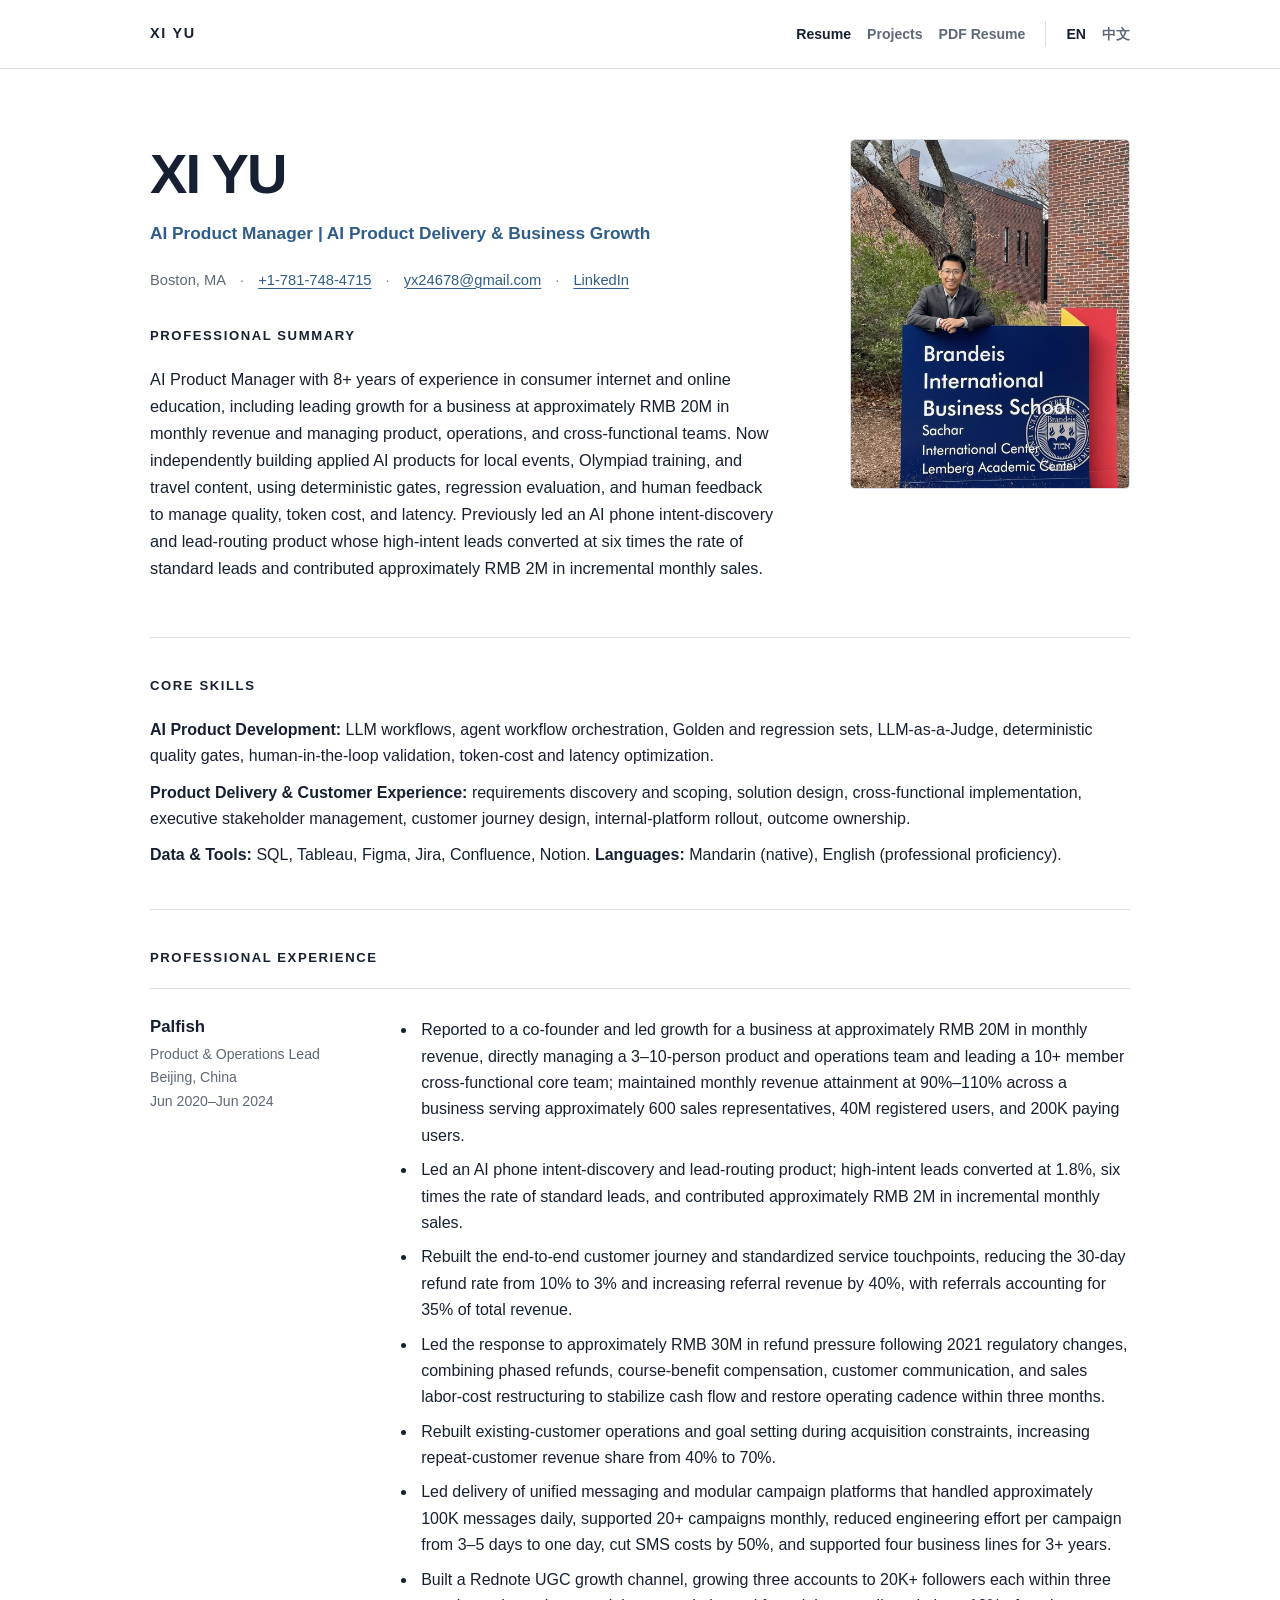
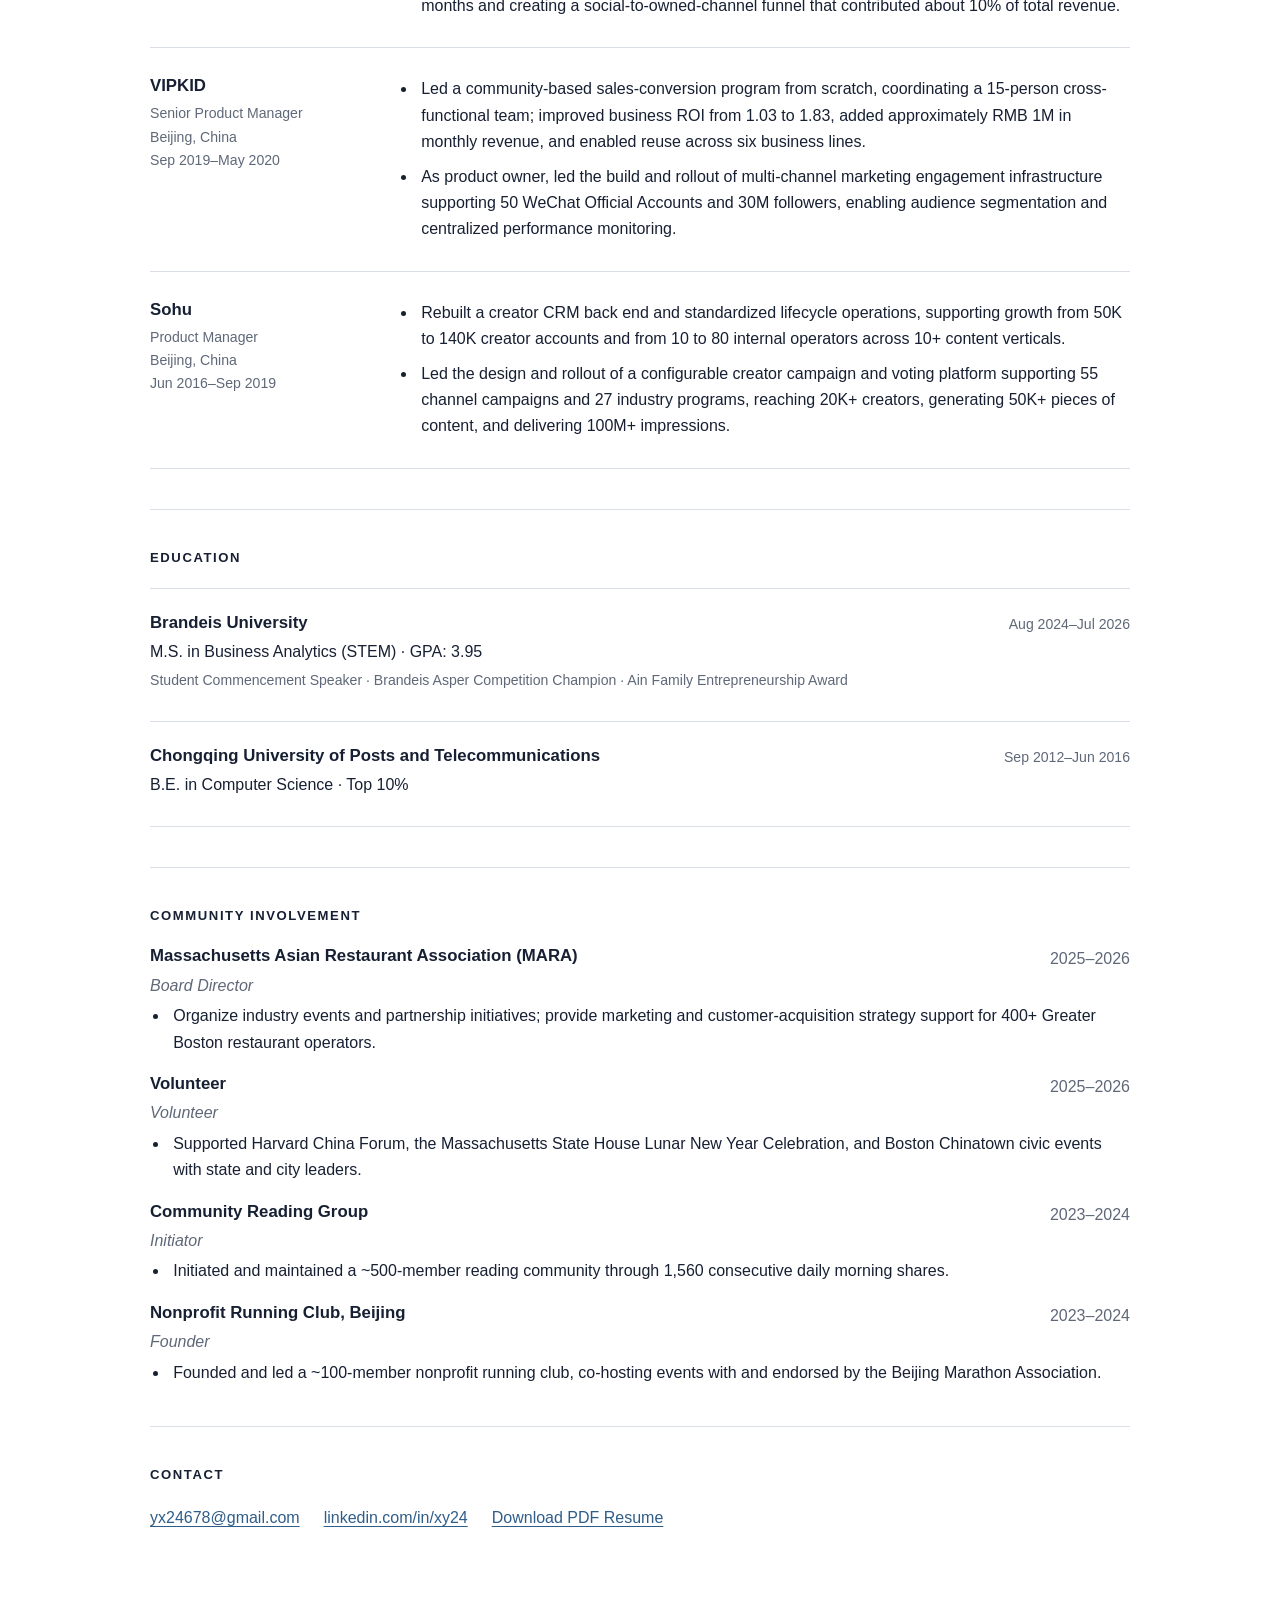
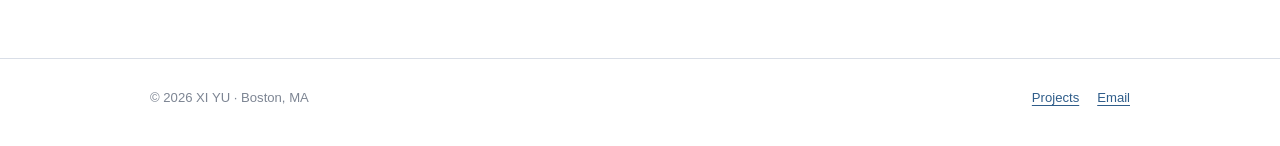
<file: index.html>
<!doctype html>
<html lang="en">
<head>
  <meta charset="utf-8">
  <meta name="viewport" content="width=device-width, initial-scale=1">
  <title>XI YU — AI Product Manager Resume</title>
  <meta name="description" content="Resume of XI YU, a Boston-based AI Product Manager with 8+ years of experience in product delivery, business growth, and applied AI products.">
  <meta name="theme-color" content="#ffffff">
  <meta property="og:title" content="XI YU — AI Product Manager Resume">
  <meta property="og:description" content="Product delivery, business growth, and applied AI product experience.">
  <meta property="og:type" content="profile">
  <meta property="og:image" content="assets/og-card.svg">
  <meta property="og:locale" content="en_US">
  <link rel="icon" href="assets/favicon.svg" type="image/svg+xml">
  <link rel="stylesheet" href="assets/styles.css">
  <link rel="alternate" hreflang="zh-CN" href="zh/">
  <script type="application/ld+json">
    {
      "@context": "https://schema.org",
      "@type": "Person",
      "name": "XI YU",
      "jobTitle": "AI Product Manager",
      "email": "mailto:yx24678@gmail.com",
      "address": {"@type": "PostalAddress", "addressLocality": "Boston", "addressRegion": "MA"},
      "sameAs": ["https://www.linkedin.com/in/xy24"],
      "alumniOf": [
        {"@type": "CollegeOrUniversity", "name": "Brandeis University"},
        {"@type": "CollegeOrUniversity", "name": "Chongqing University of Posts and Telecommunications"}
      ]
    }
  </script>
</head>
<body>
  <a class="skip-link" href="#main">Skip to main content</a>
  <header class="site-header">
    <div class="container header-inner">
      <a class="wordmark" href="index.html" aria-label="XI YU resume">XI YU</a>
      <nav class="site-nav" aria-label="Primary navigation">
        <ul class="nav-links">
          <li><a href="index.html" aria-current="page">Resume</a></li>
          <li><a href="projects/">Projects</a></li>
          <li><a href="assets/Xi_Yu_AI_Product_Manager_Resume_EN.pdf">PDF Resume</a></li>
        </ul>
        <ul class="language-links" aria-label="Language">
          <li><a href="index.html" aria-current="page" lang="en">EN</a></li>
          <li><a href="zh/" lang="zh-CN">中文</a></li>
        </ul>
      </nav>
    </div>
  </header>

  <main id="main" class="page">
    <div class="container">
      <section class="identity" data-claim="positioning">
        <div class="identity-copy" data-hero-block="identity">
          <h1>XI YU</h1>
          <p class="role">AI Product Manager | AI Product Delivery &amp; Business Growth</p>
          <p class="contact-line">
            <span>Boston, MA</span>
            <span><a href="tel:+17817484715">+1-781-748-4715</a></span>
            <span><a href="mailto:yx24678@gmail.com">yx24678@gmail.com</a></span>
            <span><a href="https://www.linkedin.com/in/xy24" target="_blank" rel="noopener noreferrer">LinkedIn</a></span>
          </p>
        </div>
        <img class="profile-photo" data-hero-block="photo" data-photo-slot src="assets/lifestyle-brandeis.webp" alt="XI YU at Brandeis International Business School" width="1008" height="1344">
        <section class="identity-summary" data-claim="summary" data-hero-block="summary" aria-labelledby="summary-title">
          <h2 id="summary-title">Professional Summary</h2>
          <p class="summary-copy">AI Product Manager with 8+ years of experience in consumer internet and online education, including leading growth for a business at approximately RMB 20M in monthly revenue and managing product, operations, and cross-functional teams. Now independently building applied AI products for local events, Olympiad training, and travel content, using deterministic gates, regression evaluation, and human feedback to manage quality, token cost, and latency. Previously led an AI phone intent-discovery and lead-routing product whose high-intent leads converted at six times the rate of standard leads and contributed approximately RMB 2M in incremental monthly sales.</p>
        </section>
      </section>

      <section class="resume-section" aria-labelledby="skills-title">
        <h2 id="skills-title">Core Skills</h2>
        <ul class="skill-list">
          <li data-claim="skills-ai"><strong>AI Product Development:</strong> LLM workflows, agent workflow orchestration, Golden and regression sets, LLM-as-a-Judge, deterministic quality gates, human-in-the-loop validation, token-cost and latency optimization.</li>
          <li data-claim="skills-product"><strong>Product Delivery &amp; Customer Experience:</strong> requirements discovery and scoping, solution design, cross-functional implementation, executive stakeholder management, customer journey design, internal-platform rollout, outcome ownership.</li>
          <li data-claim="skills-tools"><strong>Data &amp; Tools:</strong> SQL, Tableau, Figma, Jira, Confluence, Notion. <strong>Languages:</strong> Mandarin (native), English (professional proficiency).</li>
        </ul>
      </section>

      <section class="resume-section" id="experience" aria-labelledby="experience-title">
        <h2 id="experience-title">Professional Experience</h2>
        <div class="experience-list">
          <article class="experience-item" data-claim="palfish-experience">
            <div>
              <h3>Palfish</h3>
              <p class="experience-meta">Product &amp; Operations Lead<br>Beijing, China<br>Jun 2020–Jun 2024</p>
            </div>
            <div class="experience-body">
              <ul>
                <li>Reported to a co-founder and led growth for a business at approximately RMB 20M in monthly revenue, directly managing a 3–10-person product and operations team and leading a 10+ member cross-functional core team; maintained monthly revenue attainment at 90%–110% across a business serving approximately 600 sales representatives, 40M registered users, and 200K paying users.</li>
                <li>Led an AI phone intent-discovery and lead-routing product; high-intent leads converted at 1.8%, six times the rate of standard leads, and contributed approximately RMB 2M in incremental monthly sales.</li>
                <li>Rebuilt the end-to-end customer journey and standardized service touchpoints, reducing the 30-day refund rate from 10% to 3% and increasing referral revenue by 40%, with referrals accounting for 35% of total revenue.</li>
                <li>Led the response to approximately RMB 30M in refund pressure following 2021 regulatory changes, combining phased refunds, course-benefit compensation, customer communication, and sales labor-cost restructuring to stabilize cash flow and restore operating cadence within three months.</li>
                <li>Rebuilt existing-customer operations and goal setting during acquisition constraints, increasing repeat-customer revenue share from 40% to 70%.</li>
                <li>Led delivery of unified messaging and modular campaign platforms that handled approximately 100K messages daily, supported 20+ campaigns monthly, reduced engineering effort per campaign from 3–5 days to one day, cut SMS costs by 50%, and supported four business lines for 3+ years.</li>
                <li>Built a Rednote UGC growth channel, growing three accounts to 20K+ followers each within three months and creating a social-to-owned-channel funnel that contributed about 10% of total revenue.</li>
              </ul>
            </div>
          </article>

          <article class="experience-item" data-claim="vipkid-experience">
            <div>
              <h3>VIPKID</h3>
              <p class="experience-meta">Senior Product Manager<br>Beijing, China<br>Sep 2019–May 2020</p>
            </div>
            <div class="experience-body">
              <ul>
                <li>Led a community-based sales-conversion program from scratch, coordinating a 15-person cross-functional team; improved business ROI from 1.03 to 1.83, added approximately RMB 1M in monthly revenue, and enabled reuse across six business lines.</li>
                <li>As product owner, led the build and rollout of multi-channel marketing engagement infrastructure supporting 50 WeChat Official Accounts and 30M followers, enabling audience segmentation and centralized performance monitoring.</li>
              </ul>
            </div>
          </article>

          <article class="experience-item" data-claim="sohu-experience">
            <div>
              <h3>Sohu</h3>
              <p class="experience-meta">Product Manager<br>Beijing, China<br>Jun 2016–Sep 2019</p>
            </div>
            <div class="experience-body">
              <ul>
                <li>Rebuilt a creator CRM back end and standardized lifecycle operations, supporting growth from 50K to 140K creator accounts and from 10 to 80 internal operators across 10+ content verticals.</li>
                <li>Led the design and rollout of a configurable creator campaign and voting platform supporting 55 channel campaigns and 27 industry programs, reaching 20K+ creators, generating 50K+ pieces of content, and delivering 100M+ impressions.</li>
              </ul>
            </div>
          </article>
        </div>
      </section>

      <section class="resume-section" data-claim="education" aria-labelledby="education-title">
        <h2 id="education-title">Education</h2>
        <div class="education-list">
          <article class="education-item">
            <div>
              <h3>Brandeis University</h3>
              <p>M.S. in Business Analytics (STEM) · GPA: 3.95</p>
              <p class="education-meta">Student Commencement Speaker · Brandeis Asper Competition Champion · Ain Family Entrepreneurship Award</p>
            </div>
            <p class="education-meta">Aug 2024–Jul 2026</p>
          </article>
          <article class="education-item">
            <div>
              <h3>Chongqing University of Posts and Telecommunications</h3>
              <p>B.E. in Computer Science · Top 10%</p>
            </div>
            <p class="education-meta">Sep 2012–Jun 2016</p>
          </article>
        </div>
      </section>

      <section class="resume-section" data-claim="community" aria-labelledby="community-title">
        <h2 id="community-title">Community Involvement</h2>
        <div class="community-list">
          <article class="community-entry" data-community-entry="mara">
            <div class="community-heading">
              <h3>Massachusetts Asian Restaurant Association (MARA)</h3>
              <span>2025–2026</span>
            </div>
            <p class="community-role"><em>Board Director</em></p>
            <ul>
              <li>Organize industry events and partnership initiatives; provide marketing and customer-acquisition strategy support for 400+ Greater Boston restaurant operators.</li>
            </ul>
          </article>
          <article class="community-entry" data-community-entry="civic">
            <div class="community-heading">
              <h3>Volunteer</h3>
              <span>2025–2026</span>
            </div>
            <p class="community-role"><em>Volunteer</em></p>
            <ul>
              <li>Supported Harvard China Forum, the Massachusetts State House Lunar New Year Celebration, and Boston Chinatown civic events with state and city leaders.</li>
            </ul>
          </article>
          <article class="community-entry" data-community-entry="reading">
            <div class="community-heading">
              <h3>Community Reading Group</h3>
              <span>2023–2024</span>
            </div>
            <p class="community-role"><em>Initiator</em></p>
            <ul>
              <li>Initiated and maintained a ~500-member reading community through 1,560 consecutive daily morning shares.</li>
            </ul>
          </article>
          <article class="community-entry" data-community-entry="running">
            <div class="community-heading">
              <h3>Nonprofit Running Club, Beijing</h3>
              <span>2023–2024</span>
            </div>
            <p class="community-role"><em>Founder</em></p>
            <ul>
              <li>Founded and led a ~100-member nonprofit running club, co-hosting events with and endorsed by the Beijing Marathon Association.</li>
            </ul>
          </article>
        </div>
      </section>

      <section class="resume-section" id="contact" data-claim="contact" aria-labelledby="contact-title">
        <h2 id="contact-title">Contact</h2>
        <div class="contact-links">
          <a href="mailto:yx24678@gmail.com">yx24678@gmail.com</a>
          <a href="https://www.linkedin.com/in/xy24" target="_blank" rel="noopener noreferrer">linkedin.com/in/xy24</a>
          <a href="assets/Xi_Yu_AI_Product_Manager_Resume_EN.pdf">Download PDF Resume</a>
        </div>
      </section>
    </div>
  </main>

  <footer class="site-footer">
    <div class="container footer-inner">
      <span>© 2026 XI YU · Boston, MA</span>
      <div class="footer-links">
        <a href="projects/">Projects</a>
        <a href="mailto:yx24678@gmail.com">Email</a>
      </div>
    </div>
  </footer>
</body>
</html>
</file>
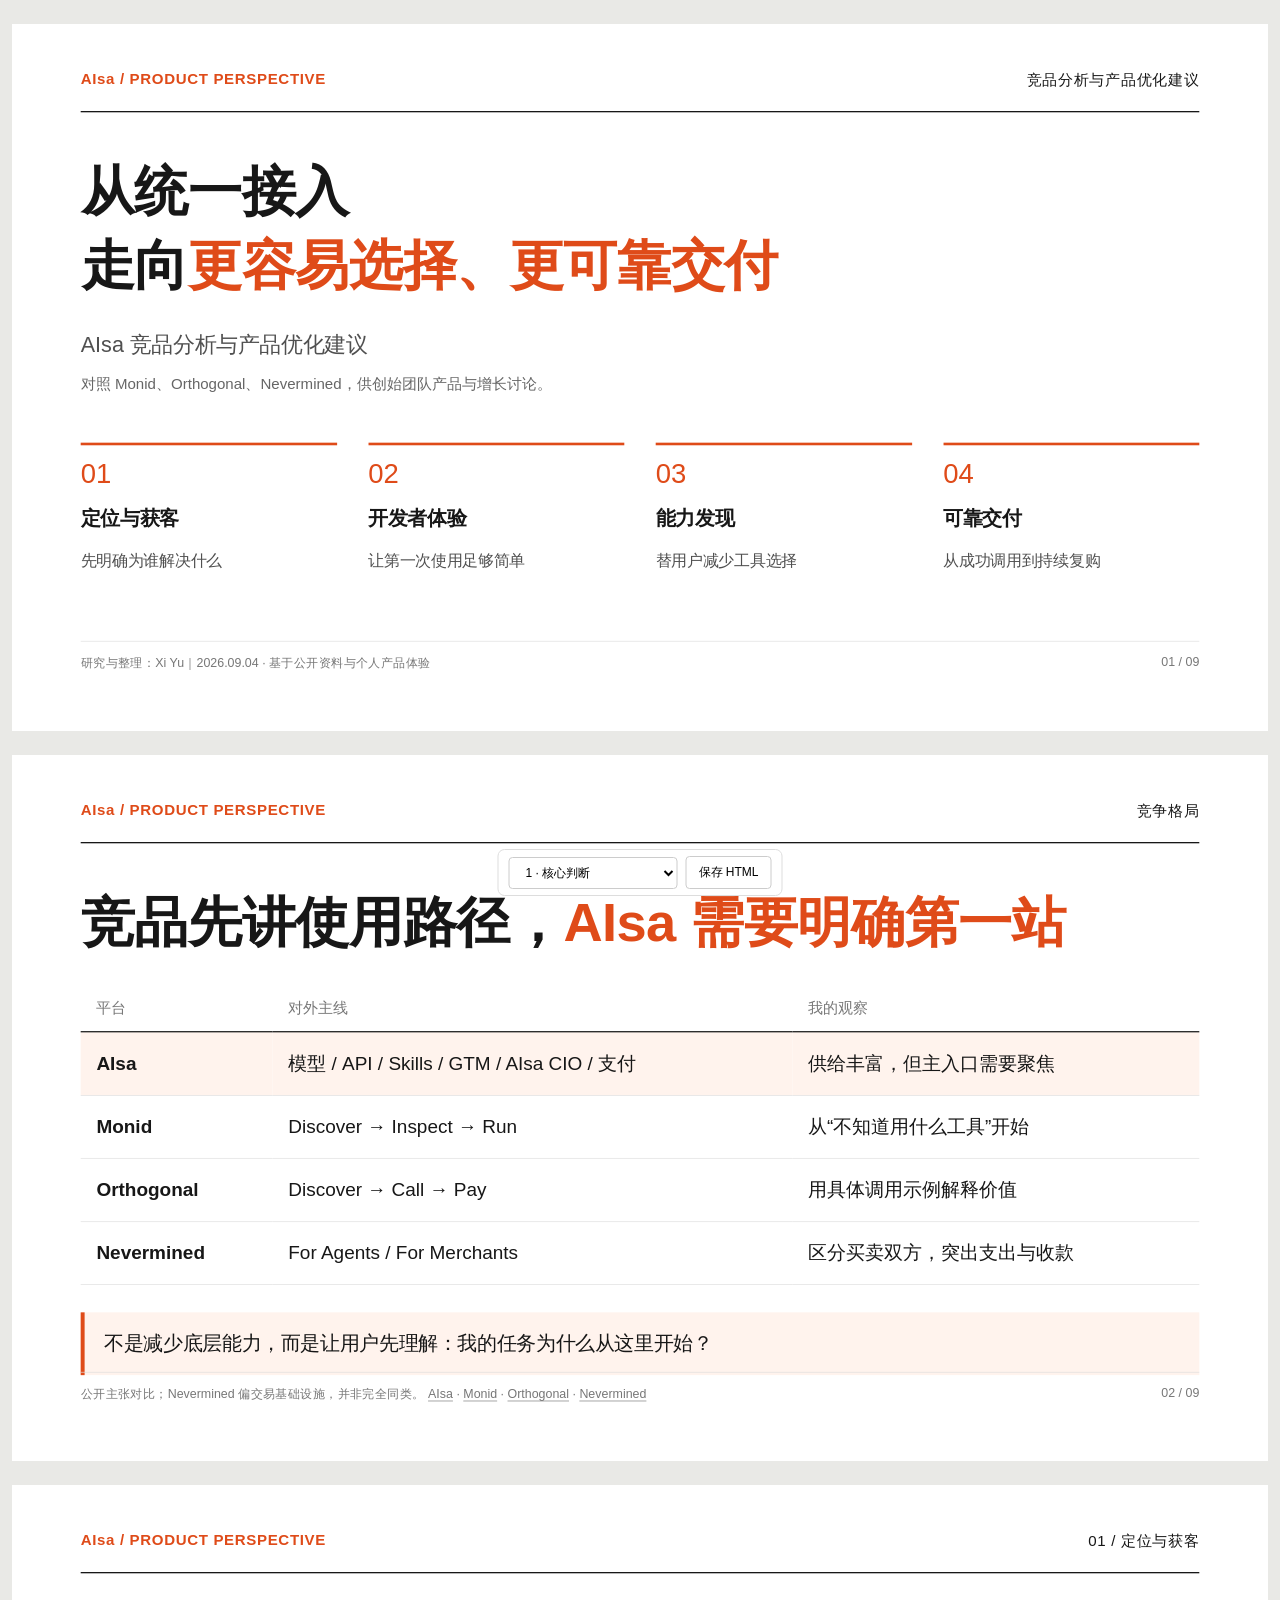
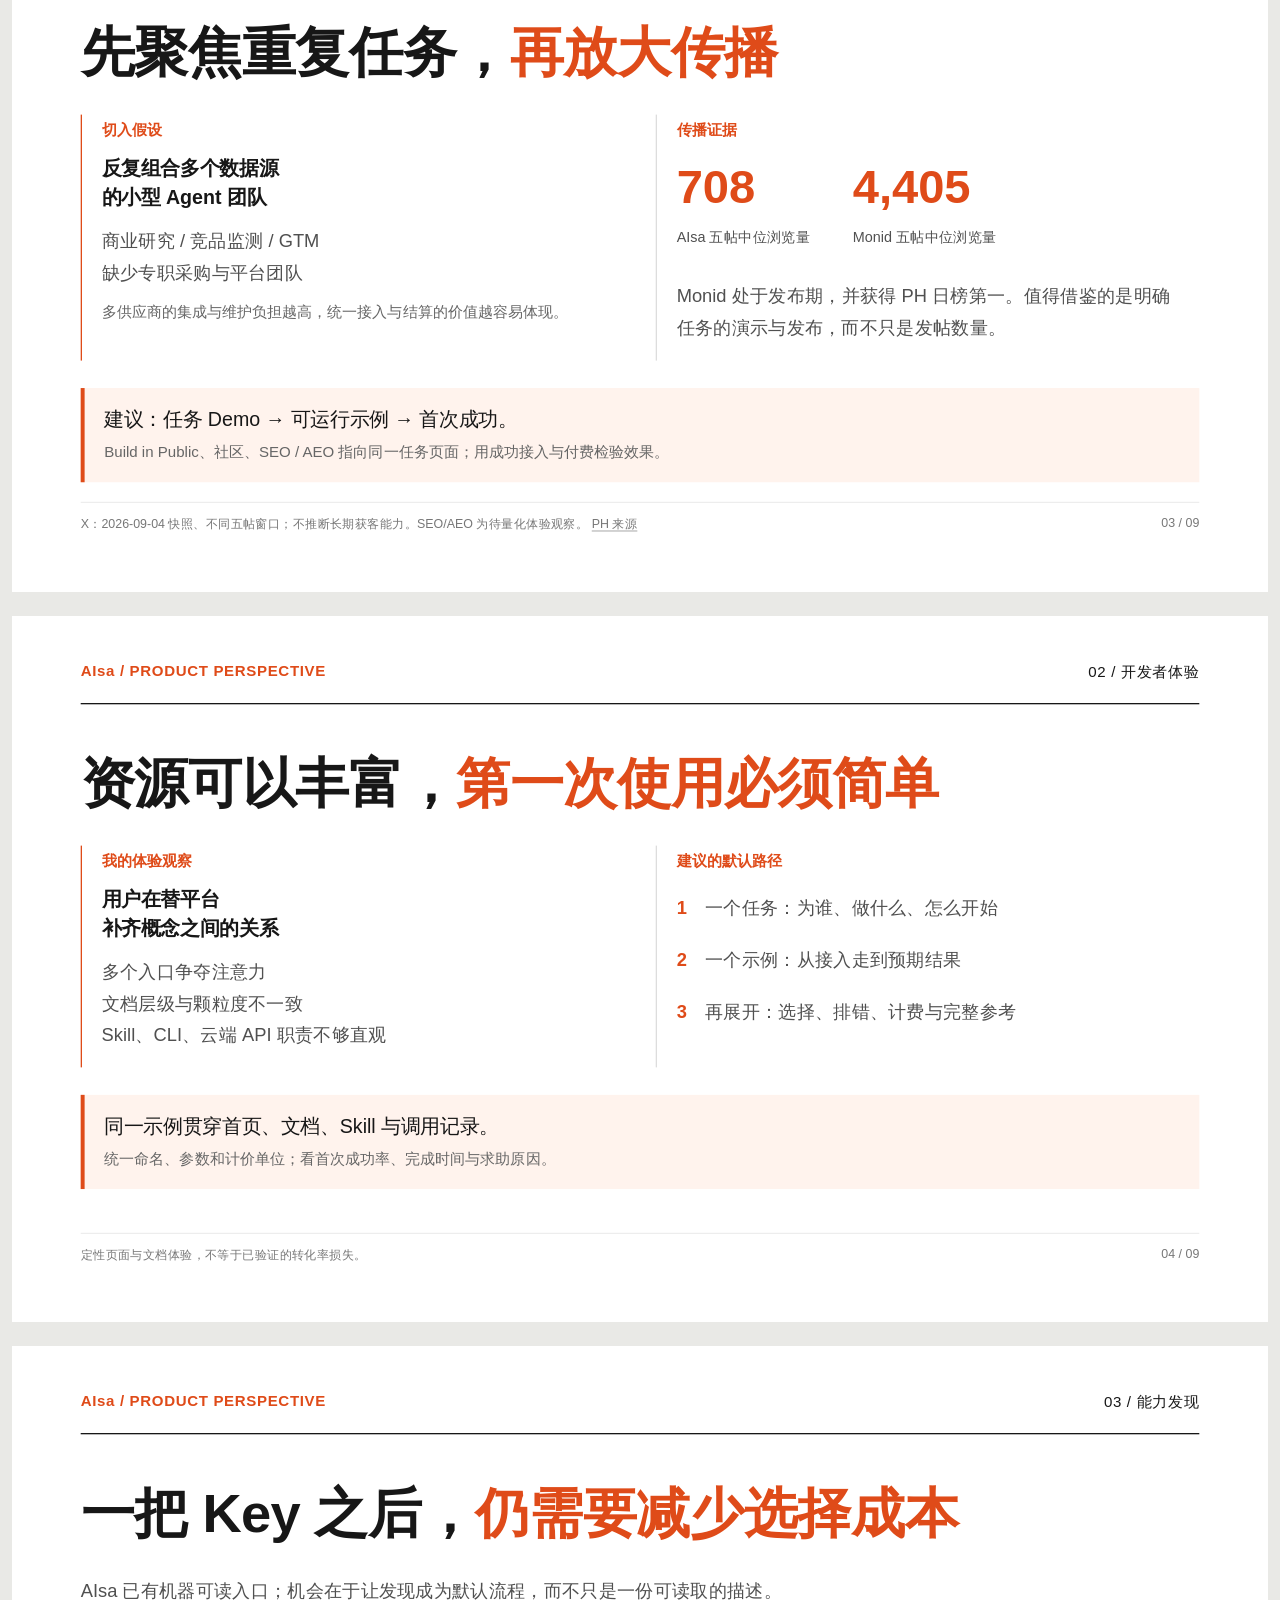
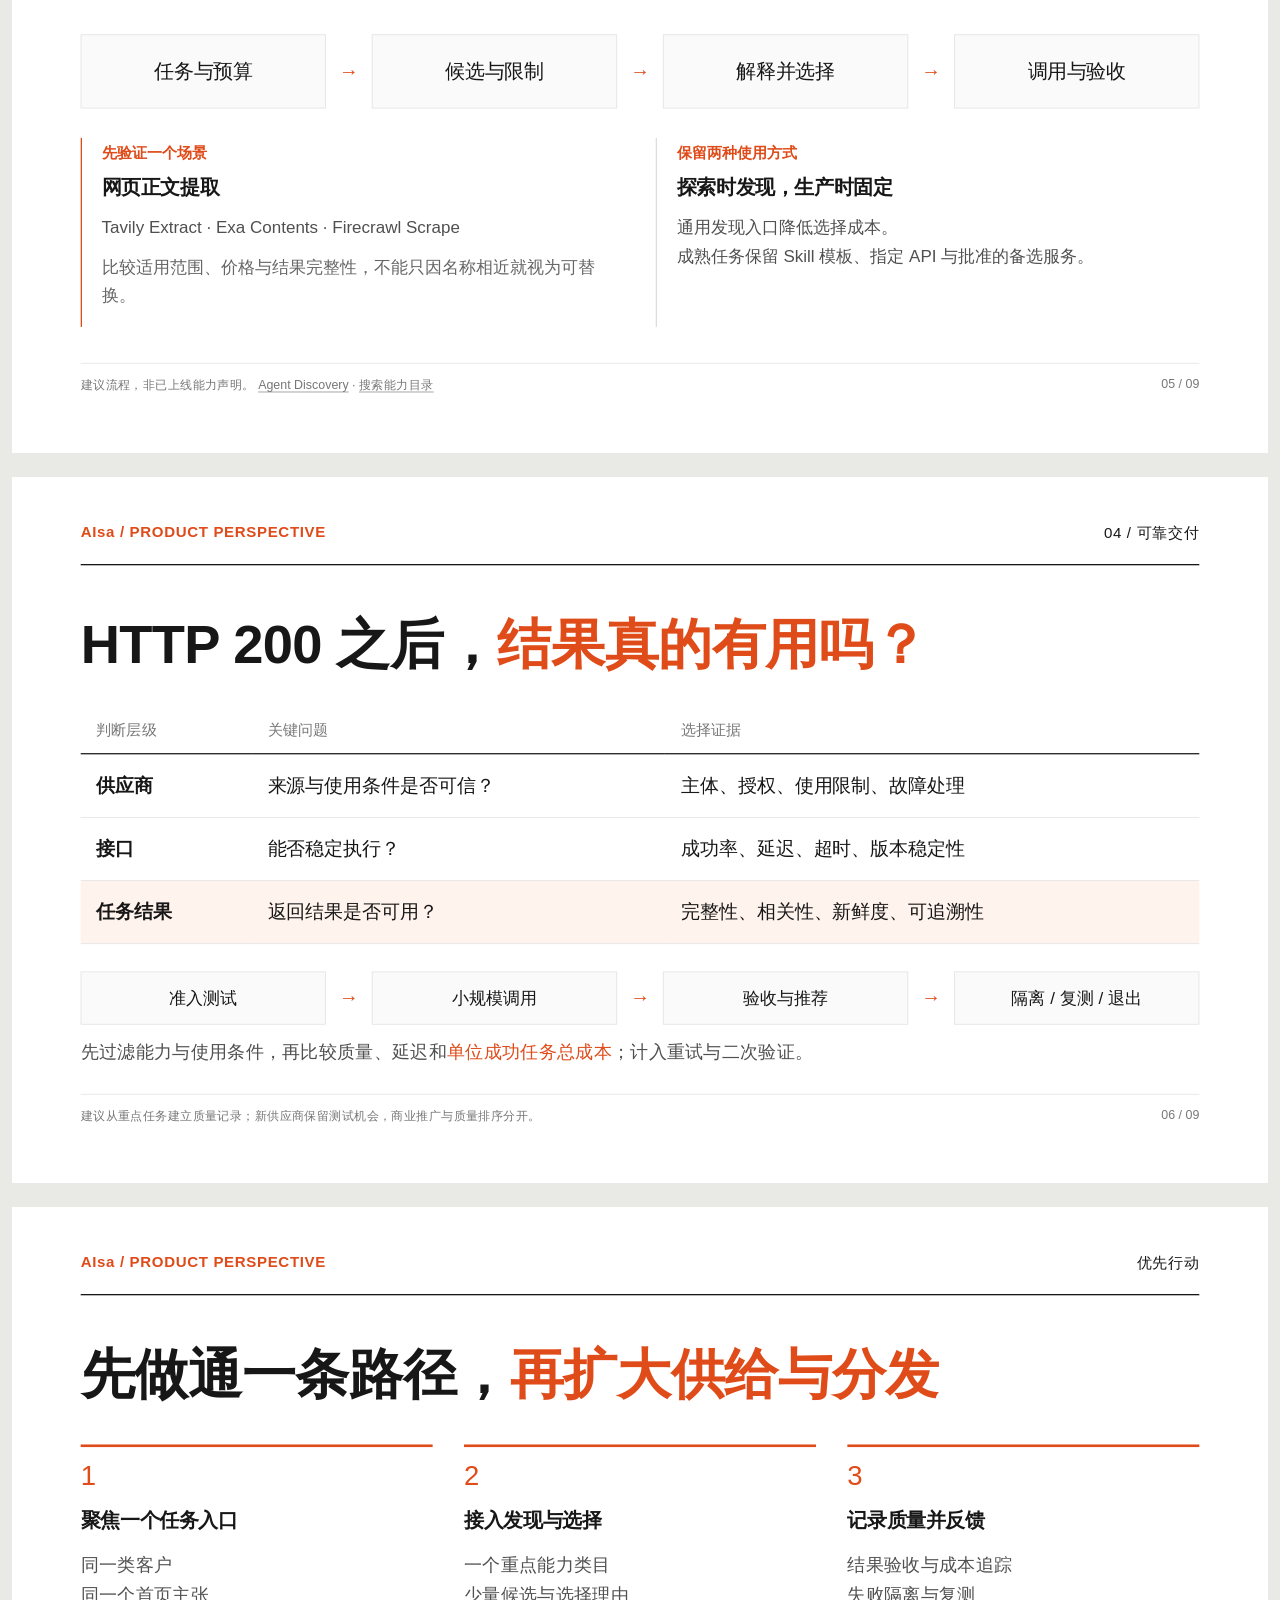
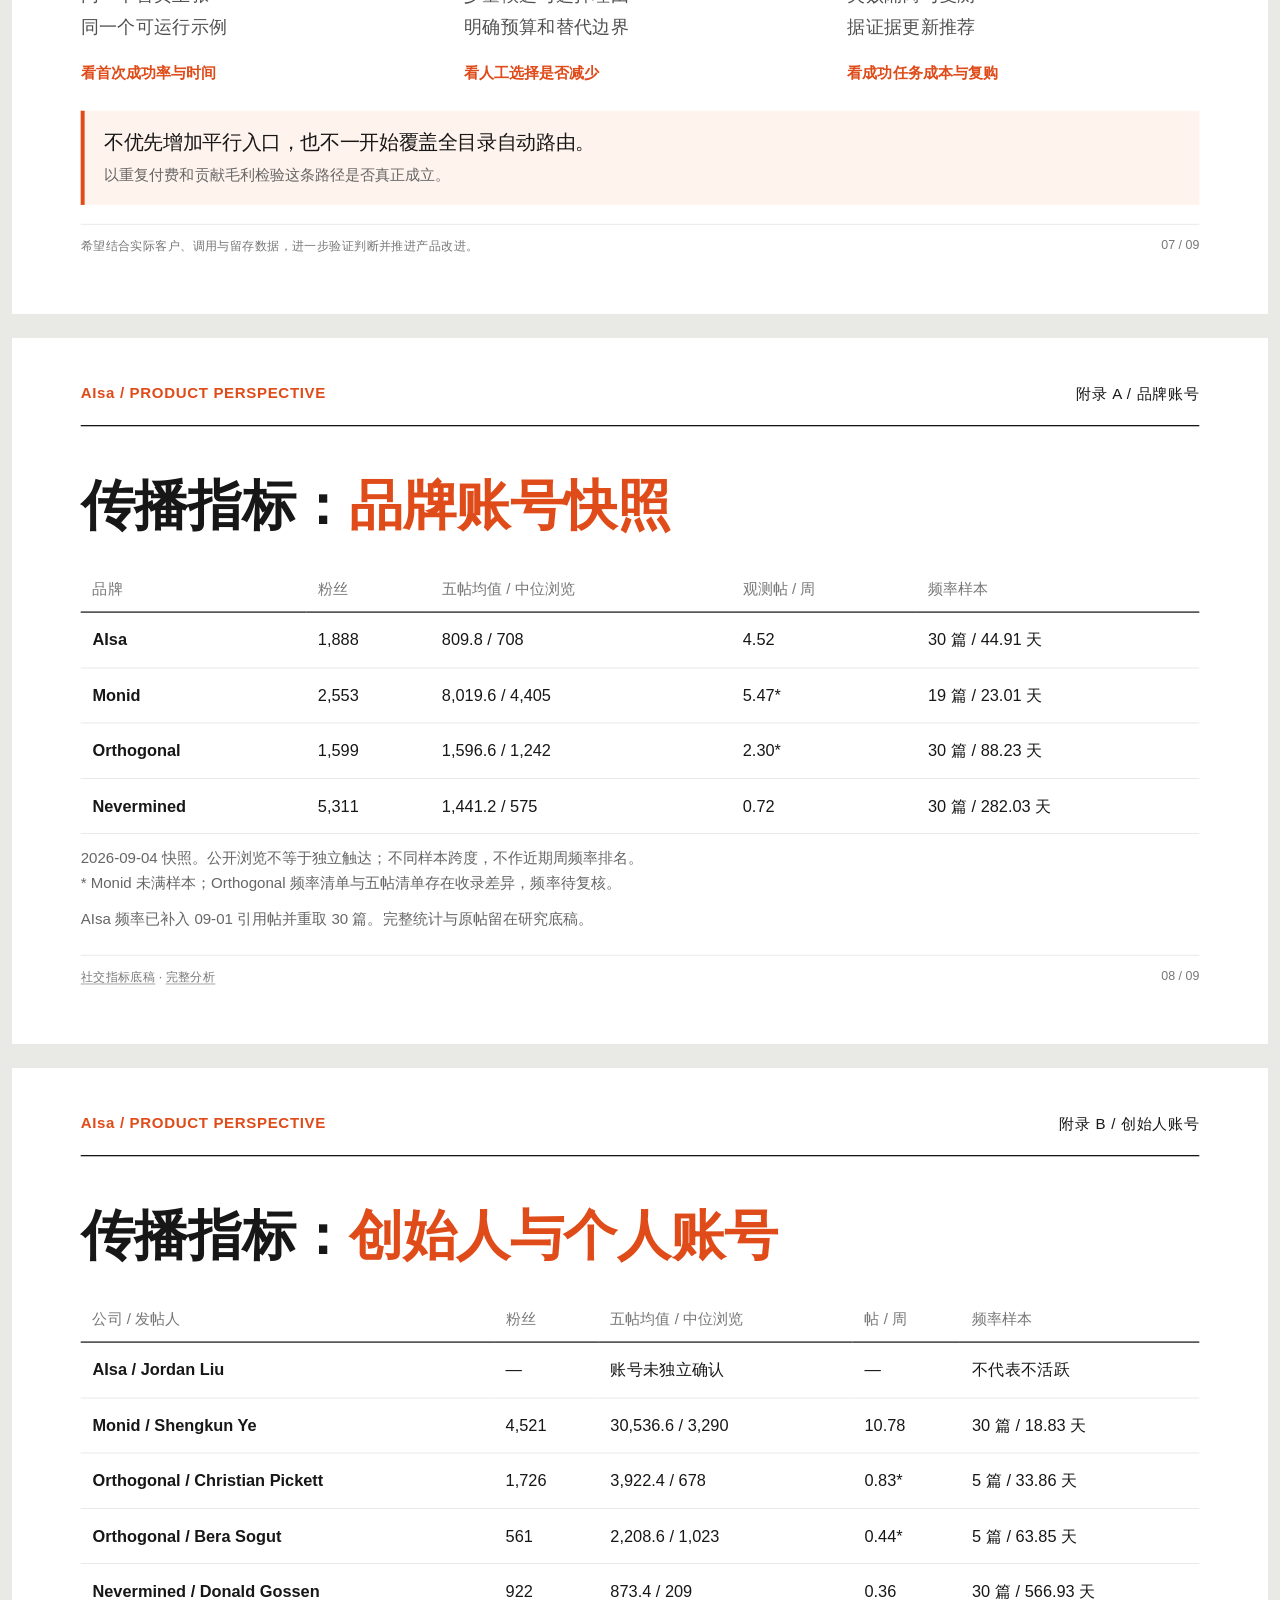
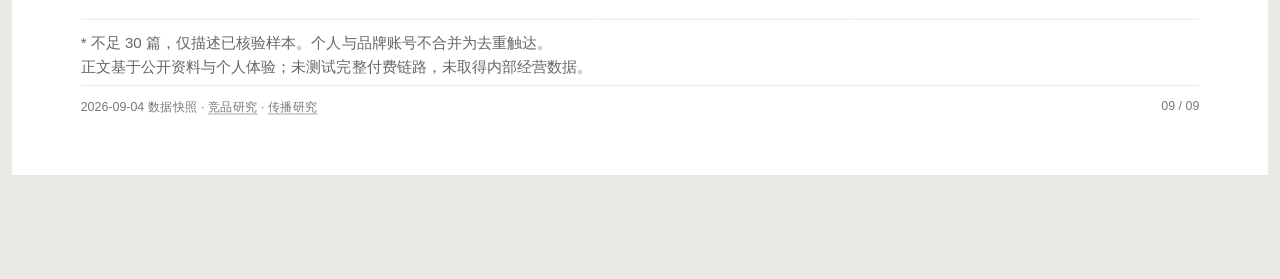
<file: aisa-founder-product-strategy/index.html>
<!doctype html>
<html lang="zh-CN"><head><meta charset="utf-8"><meta name="viewport" content="width=device-width,initial-scale=1"><meta http-equiv="refresh" content="0;url=../aisa-product-perspective/"><link rel="canonical" href="https://xy24678.github.io/aisa-product-perspective/"><title>AIsa Product Perspective</title></head><body><p>页面已迁移至 <a href="../aisa-product-perspective/">AIsa Product Perspective</a>。</p></body></html>
</file>
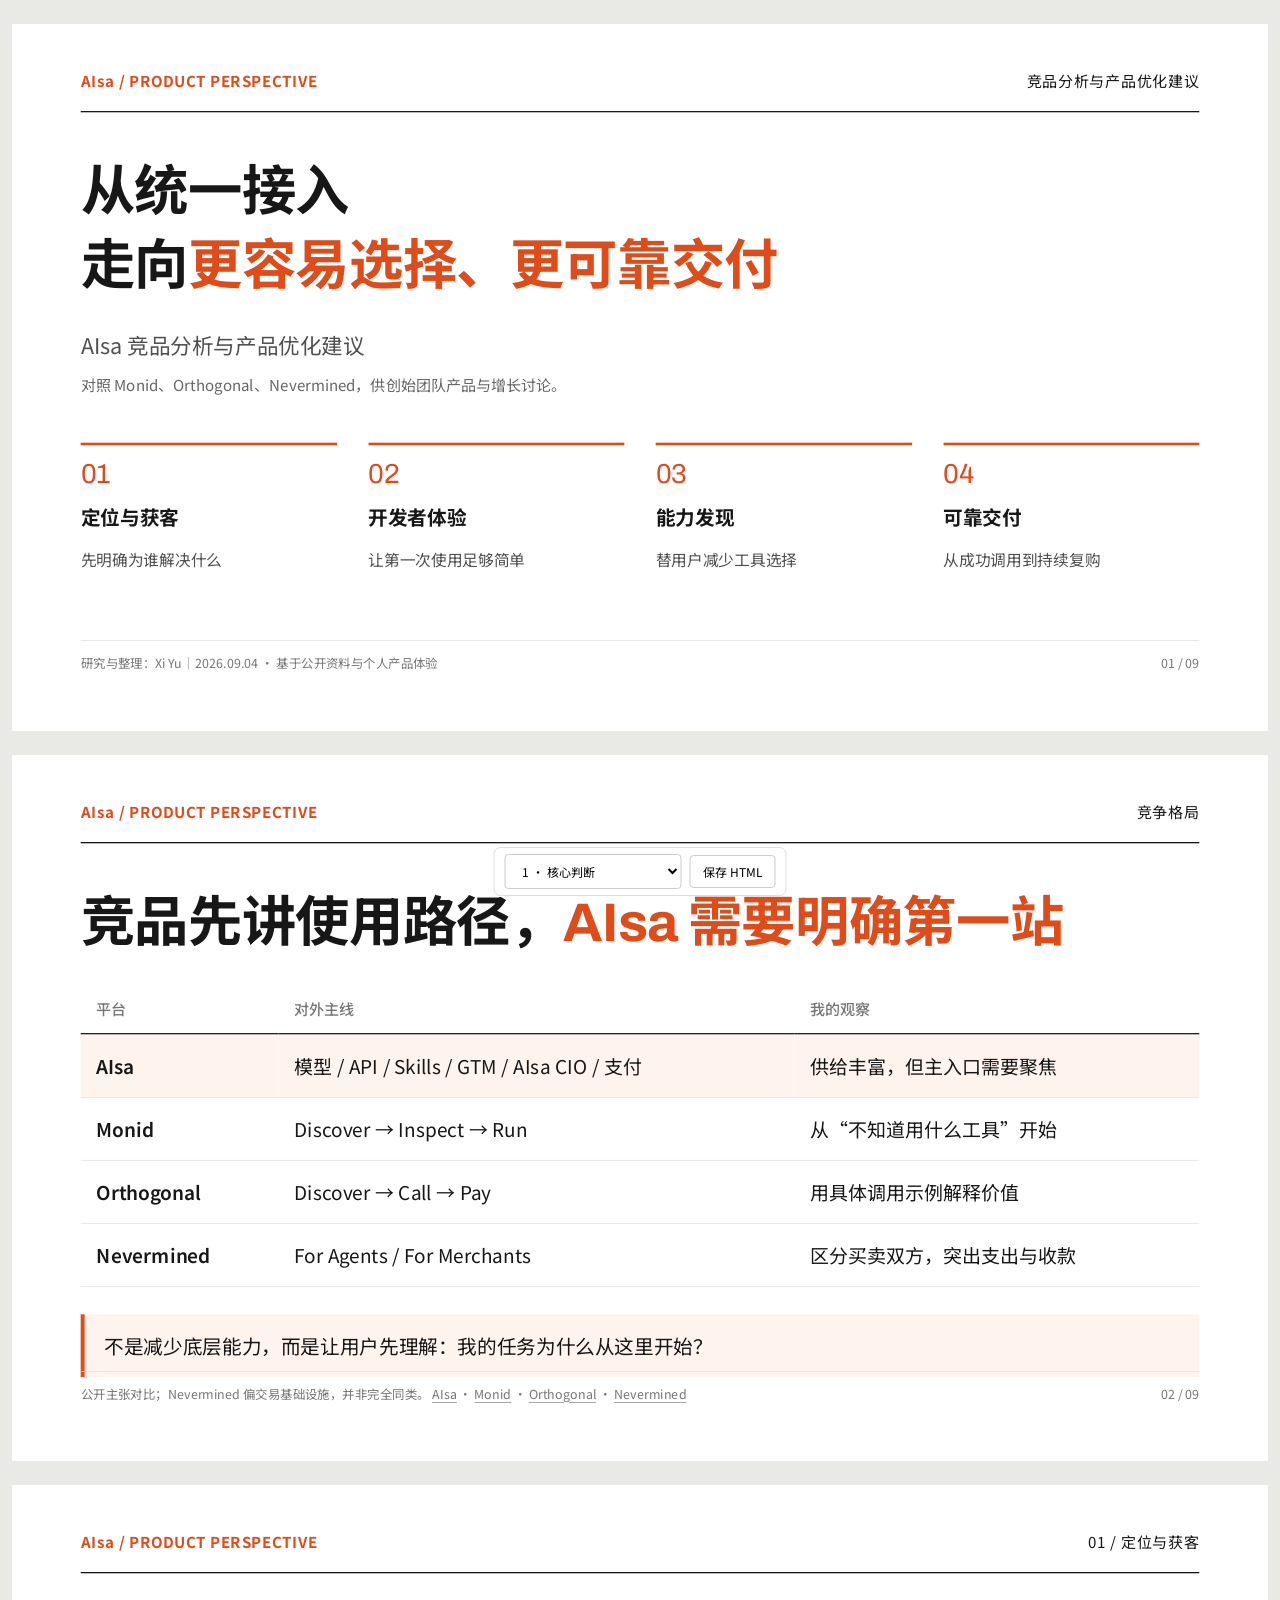
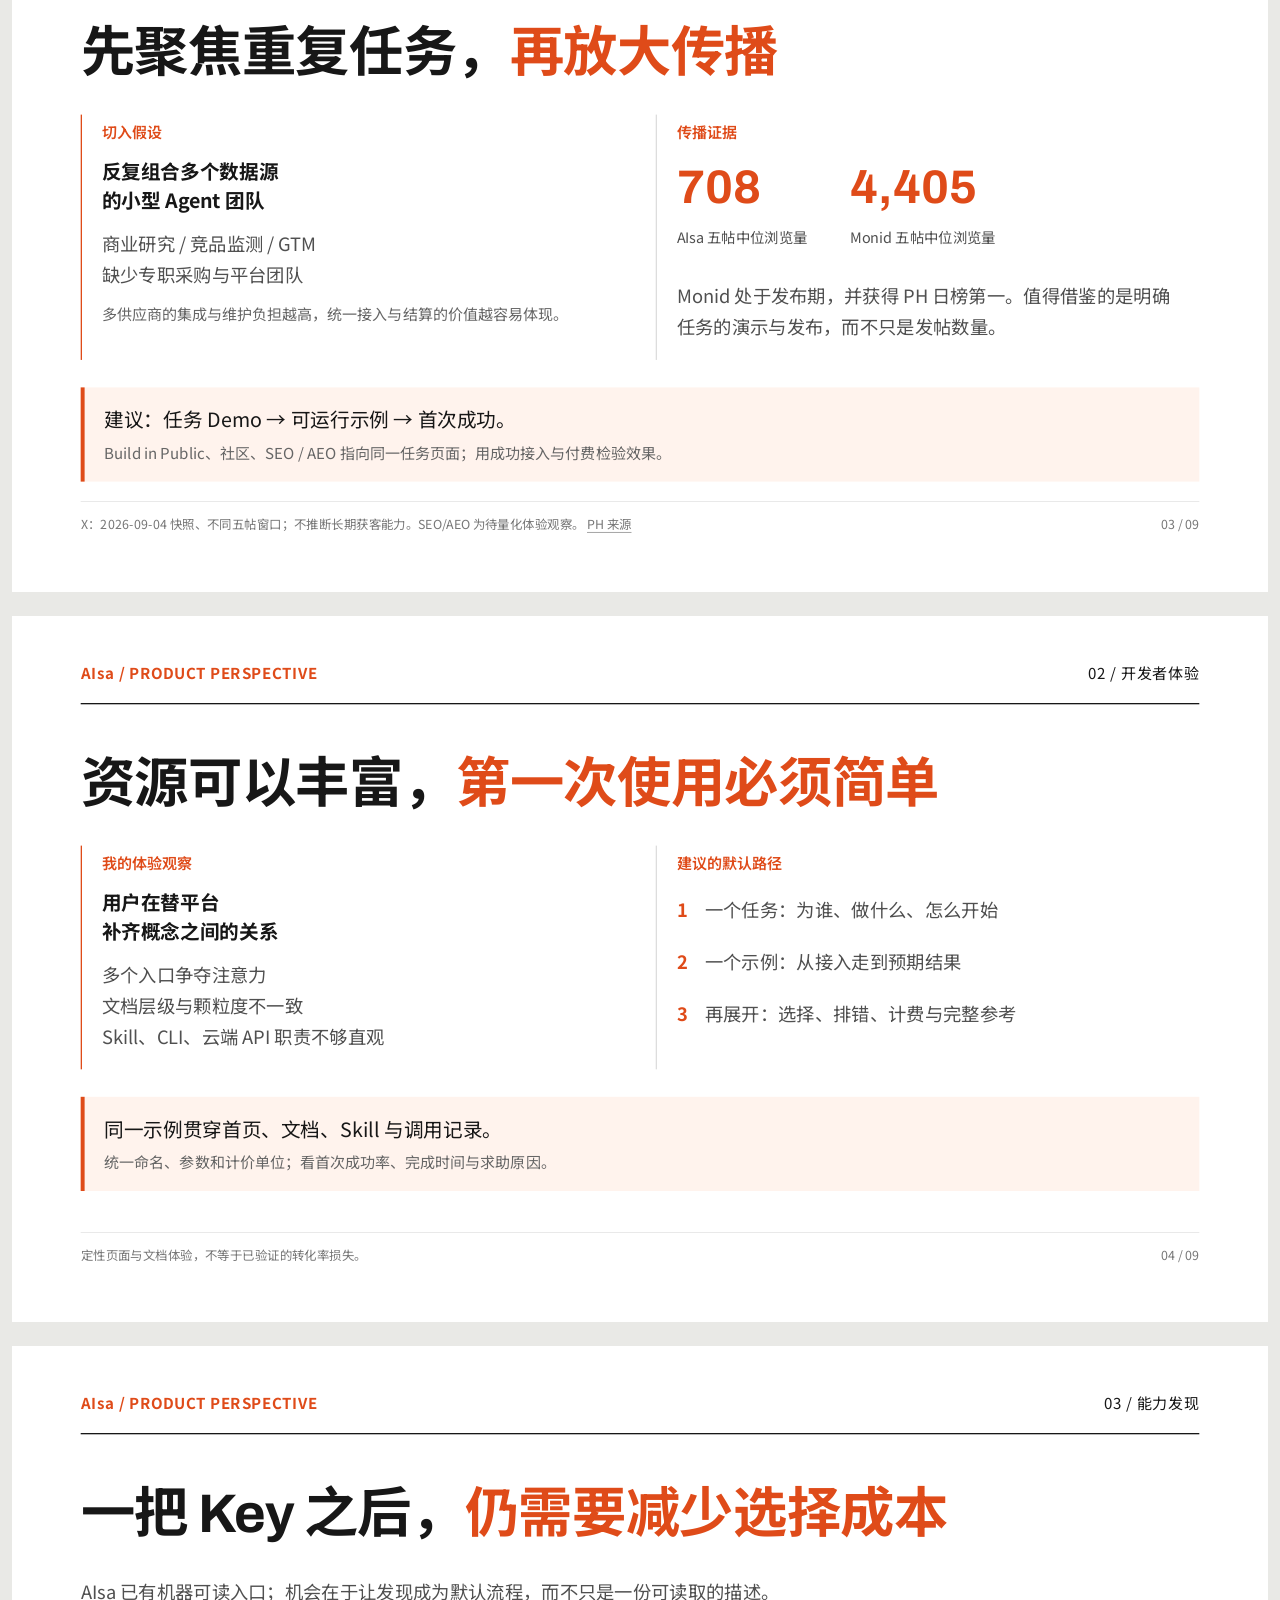
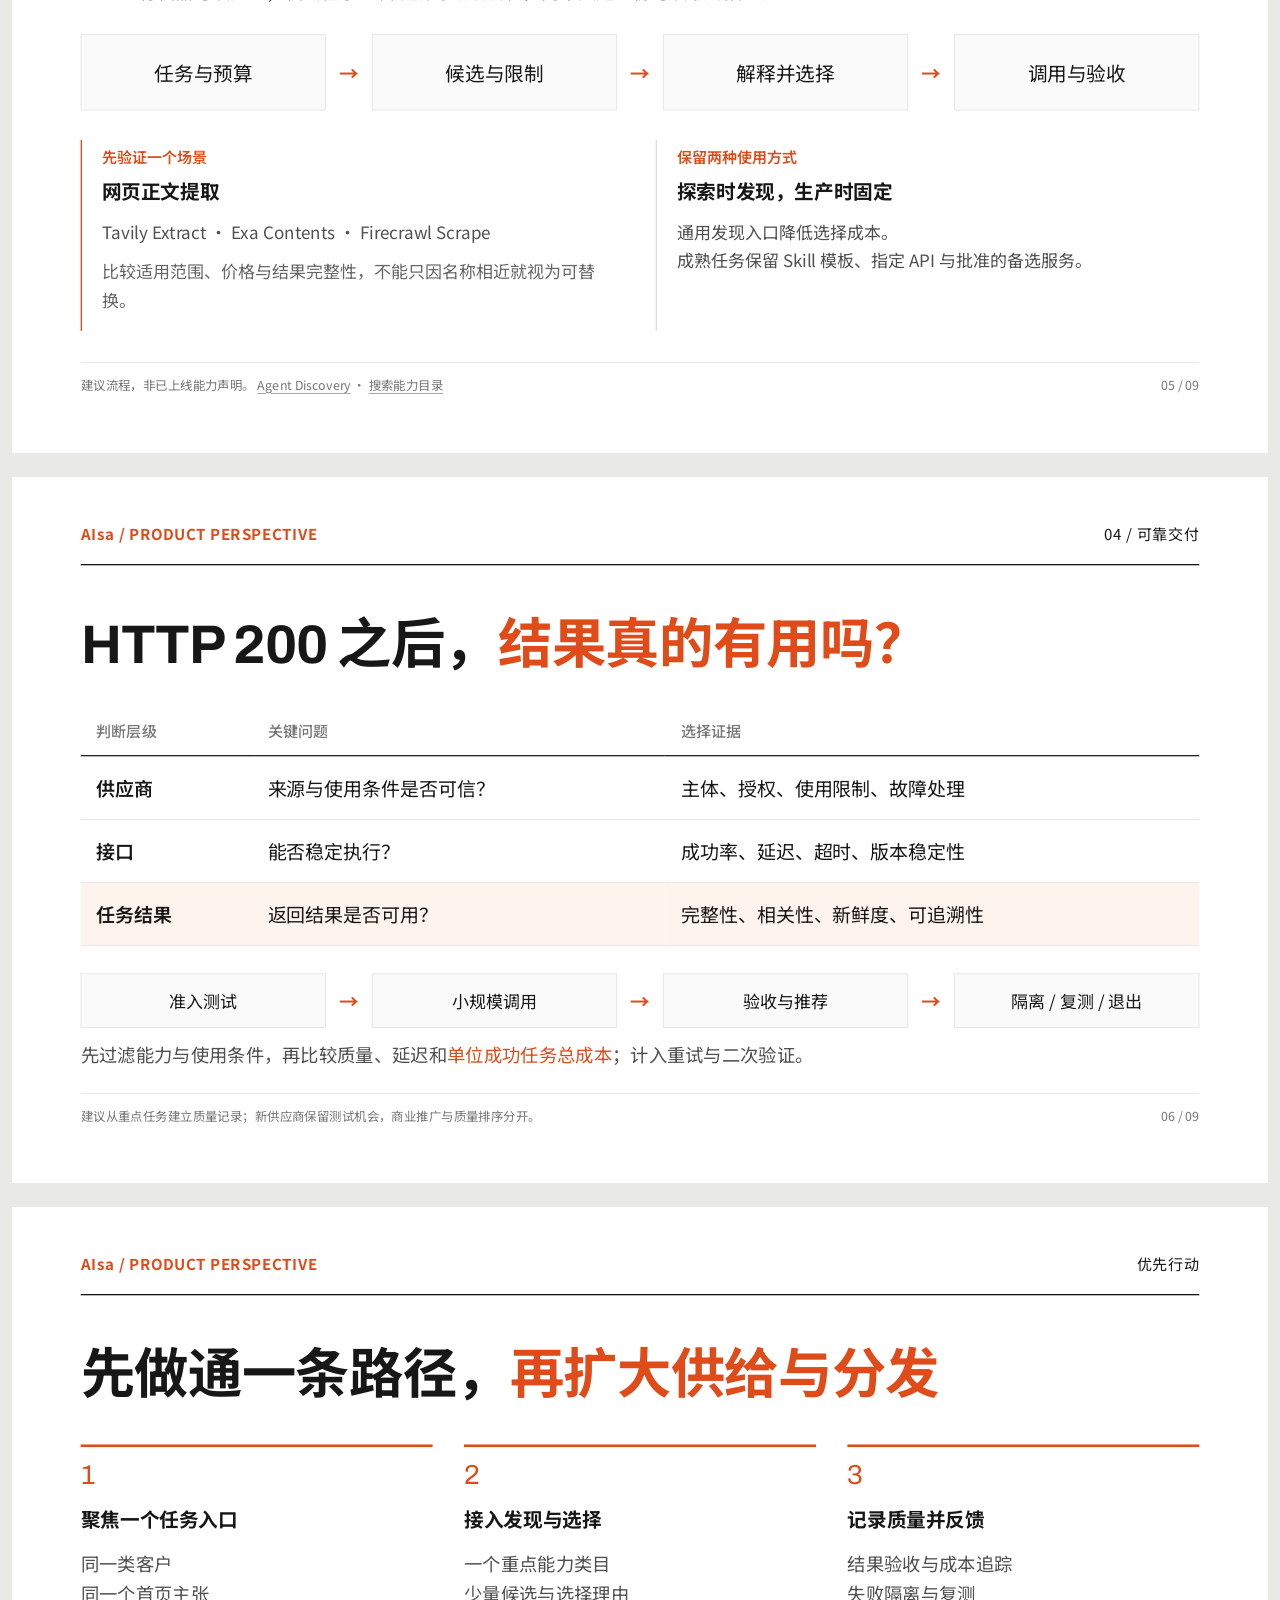
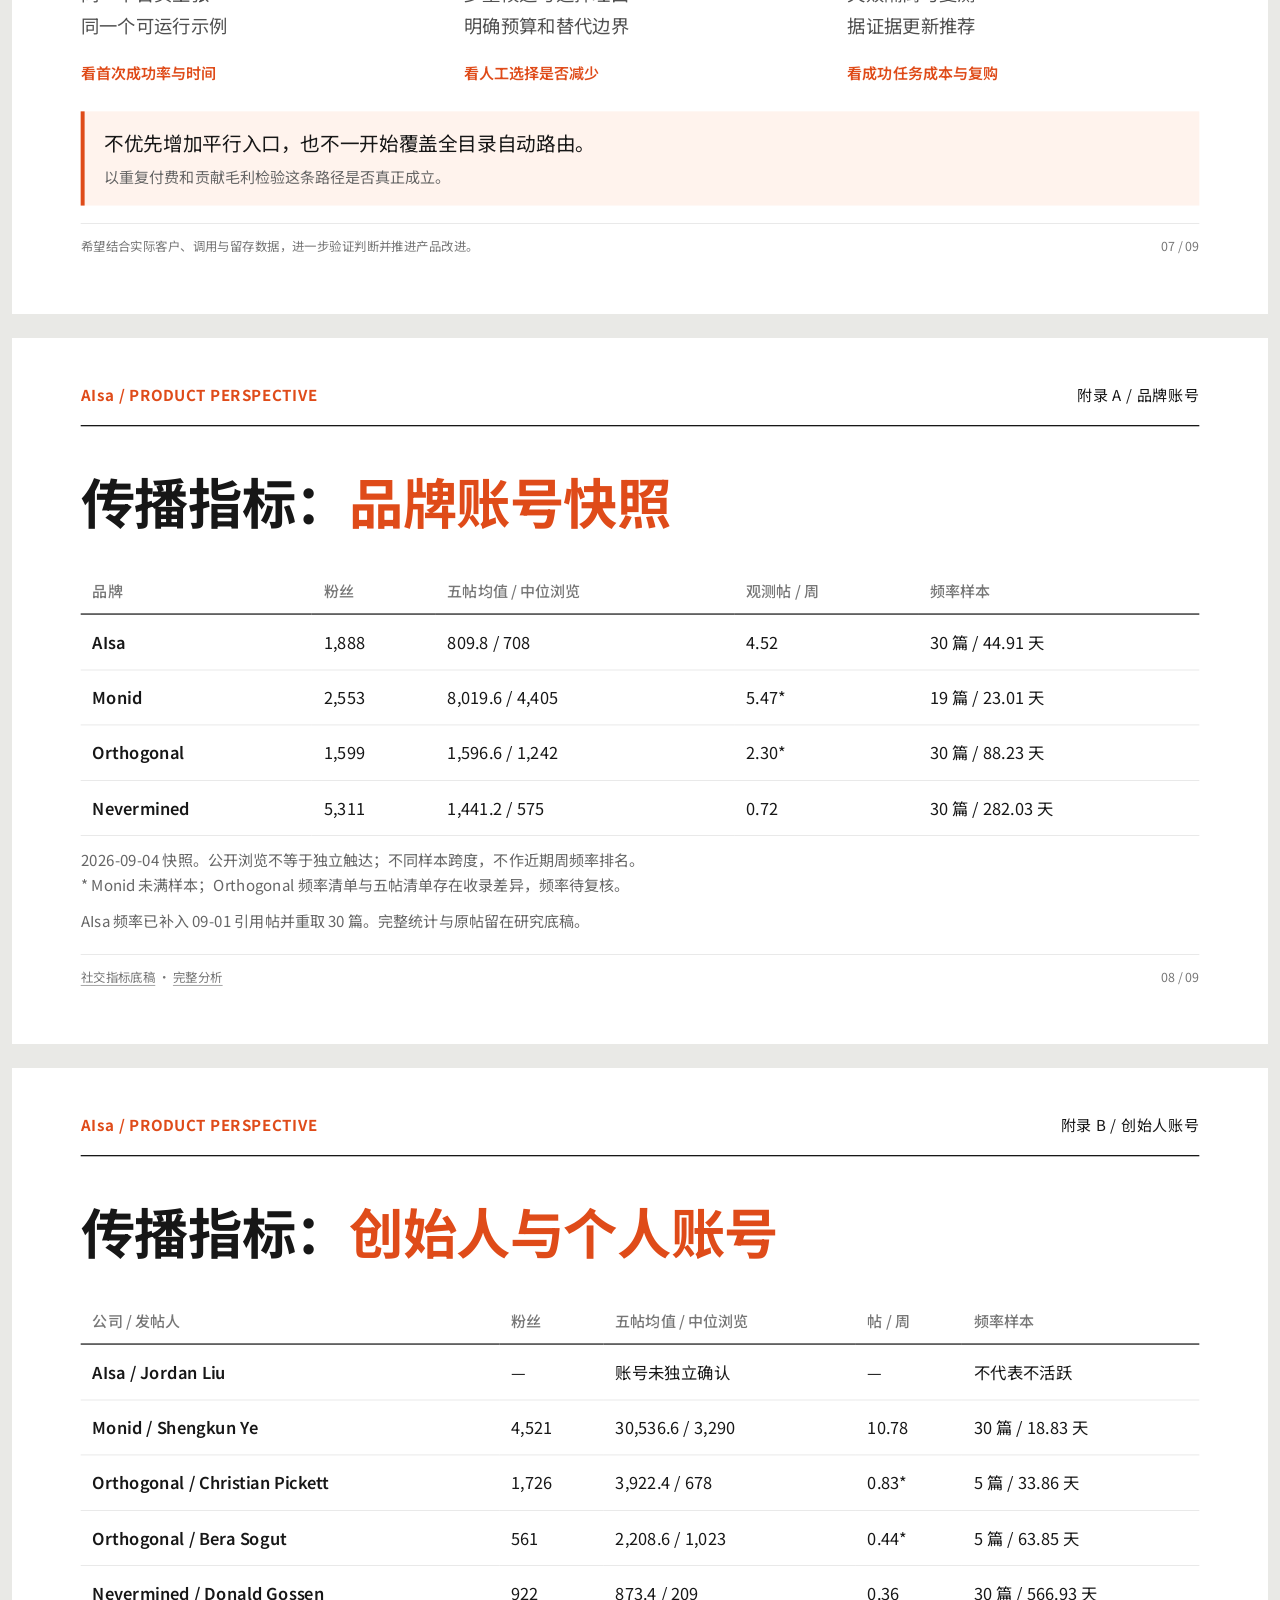
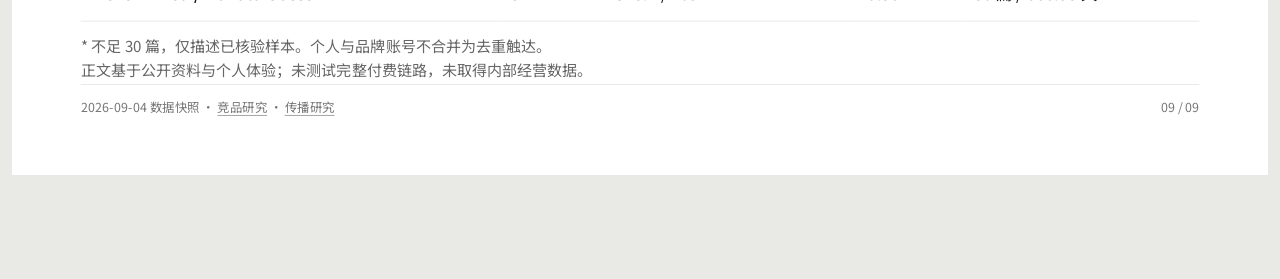
<file: aisa-product-perspective/index.html>
<!DOCTYPE html><html lang="zh-CN"><head><meta charset="UTF-8"><meta name="viewport" content="width=device-width,initial-scale=1"><title>AIsa 竞品分析与产品优化建议｜Xi Yu</title><link href="https://fonts.googleapis.com/css2?family=Archivo:wght@700;800&family=Noto+Sans+SC:wght@400;500;600;700&display=swap" rel="stylesheet"><style>/* ===========================================
   FIXED 16:9 STAGE: MANDATORY BASE STYLES
   Include this ENTIRE file in every presentation.
   Slides are authored at 1920×1080 and scaled as a whole.
   =========================================== */

/* 1. Lock the browser viewport */
html,
body {
    width: 100%;
    height: 100%;
    margin: 0;
    overflow: hidden;
    background: var(--stage-bg, #000);
}

/* 2. Full-window deck viewport */
.deck-viewport {
    position: fixed;
    inset: 0;
    overflow: hidden;
    background: var(--stage-bg, #000);
}

/* 3. Fixed 16:9 design canvas.
   JavaScript sets transform: translate(...) scale(...). */
.deck-stage {
    position: absolute;
    left: 0;
    top: 0;
    width: 1920px;
    height: 1080px;
    overflow: hidden;
    transform-origin: 0 0;
    background: var(--slide-bg, #fff);
}

/* 4. Slides stack inside the fixed stage.
   Content must be laid out at 1920×1080, not reflowed per device. */
.slide {
    position: absolute;
    inset: 0;
    width: 1920px;
    height: 1080px;
    overflow: hidden;
    display: block;
    visibility: hidden;
    opacity: 0;
    pointer-events: none;
    background: var(--slide-bg, #fff);
}

.slide.active,
.slide.visible {
    visibility: visible;
    opacity: 1;
    pointer-events: auto;
    z-index: 1;
}

/* 5. Keep media inside authored slide bounds */
img,
video,
canvas,
svg {
    max-width: 100%;
    max-height: 100%;
}

/* 6. Presentation chrome stays outside the slide design system */
.deck-controls {
    position: fixed;
    left: 50%;
    bottom: 22px;
    transform: translateX(-50%);
    z-index: 1000;
}

/* 7. Print one fixed-size slide per page */
@media print {
    html,
    body {
        width: 1920px;
        height: auto;
        overflow: visible;
        background: #fff;
    }

    .deck-viewport {
        position: static;
        overflow: visible;
        background: #fff;
    }

    .deck-stage {
        position: static;
        width: auto;
        height: auto;
        transform: none !important;
        background: none;
    }

    .slide {
        position: relative;
        display: block !important;
        visibility: visible !important;
        opacity: 1 !important;
        pointer-events: auto !important;
        width: 1920px;
        height: 1080px;
        break-after: page;
        page-break-after: always;
    }

    .slide:last-child {
        break-after: auto;
        page-break-after: auto;
    }

    .deck-controls {
        display: none !important;
    }
}

/* 8. Reduced motion */
@media (prefers-reduced-motion: reduce) {
    *,
    *::before,
    *::after {
        animation-duration: 0.01ms !important;
        transition-duration: 0.2s !important;
    }
}


/* === SWISS WHITE / ORANGE === */
*{box-sizing:border-box} :root{--stage-bg:#e9e9e6;--slide-bg:#fff;--ink:#171717;--accent:#df4b19}body{font-family:'Noto Sans SC',sans-serif;color:var(--ink)}
.slide{padding:70px 105px 110px}header{height:65px;border-bottom:2px solid #171717;display:flex;justify-content:space-between;font-size:23px;letter-spacing:1px}header strong,label,i{color:var(--accent)}h1{font-family:'Archivo','Noto Sans SC',sans-serif;font-size:65px;line-height:1.35;margin:42px 0 38px;letter-spacing:-1px}h1 span,.intro span{color:var(--accent)}h3{font-size:35px;line-height:1.45;margin:22px 0}p{font-size:28px;line-height:1.7;margin:18px 0;color:#505050}.lead{font-size:33px}.small,small{font-size:23px;line-height:1.65;color:#666}label{font-size:23px;font-weight:600}i{font-style:normal;font-size:42px;font-family:Archivo,sans-serif}a{color:inherit;text-underline-offset:4px}
footer{position:absolute;left:105px;right:105px;bottom:54px;border-top:1px solid #ddd;padding-top:20px;display:flex;justify-content:space-between;gap:30px;font-size:19px;color:#777}footer .source{max-width:1500px}
.four,.three,.cols{display:grid;gap:48px}.four{grid-template-columns:repeat(4,1fr);margin-top:65px}.three{grid-template-columns:repeat(3,1fr);margin-top:50px}.cols{grid-template-columns:1fr 1fr;margin-top:30px}.four article,.three article{border-top:4px solid var(--accent);padding-top:20px}.cols article{border-left:2px solid #ddd;padding:8px 30px}.cols article:first-child{border-color:var(--accent)}.three p{margin-bottom:32px}.compact{margin-top:45px}.compact h3{margin:15px 0}.compact p{font-size:26px}
aside{margin-top:42px;background:#fff3ed;border-left:6px solid var(--accent);padding:24px 30px;font-size:30px;line-height:1.6}
table{width:100%;border-collapse:collapse;font-size:29px;margin-top:25px}th{text-align:left;font-size:23px;color:#777;font-weight:500;padding:20px 24px;border-bottom:2px solid #222}td{padding:26px 24px;border-bottom:1px solid #ddd;line-height:1.5}td:first-child{font-weight:600}.accent{background:#fff3ed}.data{font-size:25px}.data td{padding:23px 18px}.data th{padding:18px}
.numbers{display:flex;gap:65px;margin:30px 0}.numbers b{font-family:Archivo,sans-serif;font-size:72px;color:var(--accent)}.numbers p{font-size:22px}.steps p{margin:32px 0}.steps b{display:inline-block;margin-right:20px;color:var(--accent)}.flow{display:flex;align-items:center;gap:20px;margin-top:42px}.flow div{flex:1;border:1px solid #ddd;padding:35px 14px;text-align:center;font-size:30px;background:#fafafa}.flow b{color:var(--accent);font-size:30px}.smallflow div{padding:22px 10px;font-size:26px}.intro{font-size:28px}.slide:first-child h1{font-size:83px;margin-top:66px}.slide:first-child h3{font-size:30px}.slide:first-child .four p{font-size:24px}
/* === NAVIGATION AND EDITING === */
footer{bottom:90px}.deck-controls{bottom:4px}
.deck-controls{display:flex;gap:8px;align-items:center;background:#fffffff2;border:1px solid #ddd;border-radius:7px;padding:6px 10px;font-size:12px}button,select{font:inherit;padding:7px 12px;background:#fff;border:1px solid #ccc;border-radius:4px;cursor:pointer}button:focus-visible,select:focus-visible{outline:3px solid #df4b19}.edit-hotzone{position:fixed;left:0;top:0;width:80px;height:60px;z-index:1000}.edit-toggle{position:fixed;left:12px;top:12px;z-index:1001;opacity:0;pointer-events:none}.edit-toggle.show,.edit-toggle.active{opacity:1;pointer-events:auto}[contenteditable=true]{outline:1px dashed #df4b19}.editing .slide.active{overflow:auto}@media print{.edit-hotzone,.edit-toggle{display:none!important}@page{size:1920px 1080px;margin:0}}
/* === CONTINUOUS VERTICAL READING === */
html,body{height:auto;overflow-x:hidden;overflow-y:auto}
.deck-viewport{position:relative;inset:auto;overflow:visible;padding:24px 0 80px}
.deck-stage{position:relative;width:100%;height:auto;overflow:visible;transform:none!important;background:transparent}
.page-wrap{position:relative;margin:0 auto 24px;overflow:hidden;background:white}
.slide{visibility:visible;opacity:1;pointer-events:auto;transform-origin:top left}
.deck-controls #prev,.deck-controls #next{display:none}
@media print{.page-wrap{width:1920px!important;height:1080px!important;margin:0;overflow:visible;break-after:page}.slide{transform:none!important;break-after:auto}.deck-viewport{padding:0}}
</style></head><body><main class="deck-viewport"><div class="deck-stage"><!-- === SLIDE 1: 核心判断 === --><section class="slide active" aria-label="核心判断"><header><strong>AIsa / PRODUCT PERSPECTIVE</strong><span>竞品分析与产品优化建议</span></header><h1>从统一接入<br>走向<span>更容易选择、更可靠交付</span></h1><div class="body-content"><p class="lead">AIsa 竞品分析与产品优化建议<br><small>对照 Monid、Orthogonal、Nevermined，供创始团队产品与增长讨论。</small></p><div class="four"><article><i>01</i><h3>定位与获客</h3><p>先明确为谁解决什么</p></article><article><i>02</i><h3>开发者体验</h3><p>让第一次使用足够简单</p></article><article><i>03</i><h3>能力发现</h3><p>替用户减少工具选择</p></article><article><i>04</i><h3>可靠交付</h3><p>从成功调用到持续复购</p></article></div></div><footer><span class="source">研究与整理：Xi Yu｜2026.09.04 · 基于公开资料与个人产品体验</span><span>01 / 09</span></footer></section>
<!-- === SLIDE 2: 竞争格局 === --><section class="slide " aria-label="竞争格局"><header><strong>AIsa / PRODUCT PERSPECTIVE</strong><span>竞争格局</span></header><h1>竞品先讲使用路径，<span>AIsa 需要明确第一站</span></h1><div class="body-content"><table><thead><tr><th>平台</th><th>对外主线</th><th>我的观察</th></tr></thead><tbody><tr class="accent"><td>AIsa</td><td>模型 / API / Skills / GTM / AIsa CIO / 支付</td><td>供给丰富，但主入口需要聚焦</td></tr><tr><td>Monid</td><td>Discover → Inspect → Run</td><td>从“不知道用什么工具”开始</td></tr><tr><td>Orthogonal</td><td>Discover → Call → Pay</td><td>用具体调用示例解释价值</td></tr><tr><td>Nevermined</td><td>For Agents / For Merchants</td><td>区分买卖双方，突出支出与收款</td></tr></tbody></table><aside>不是减少底层能力，而是让用户先理解：我的任务为什么从这里开始？</aside></div><footer><span class="source">公开主张对比；Nevermined 偏交易基础设施，并非完全同类。 <a href="https://aisa.one/">AIsa</a> · <a href="https://docs.monid.ai/">Monid</a> · <a href="https://www.orthogonal.com/">Orthogonal</a> · <a href="https://nevermined.ai/">Nevermined</a></span><span>02 / 09</span></footer></section>
<!-- === SLIDE 3: 01 / 定位与获客 === --><section class="slide " aria-label="01 / 定位与获客"><header><strong>AIsa / PRODUCT PERSPECTIVE</strong><span>01 / 定位与获客</span></header><h1>先聚焦重复任务，<span>再放大传播</span></h1><div class="body-content"><div class="cols"><article><label>切入假设</label><h3>反复组合多个数据源<br>的小型 Agent 团队</h3><p>商业研究 / 竞品监测 / GTM<br>缺少专职采购与平台团队</p><p class="small">多供应商的集成与维护负担越高，统一接入与结算的价值越容易体现。</p></article><article><label>传播证据</label><div class="numbers"><div><b>708</b><p>AIsa 五帖中位浏览量</p></div><div><b>4,405</b><p>Monid 五帖中位浏览量</p></div></div><p>Monid 处于发布期，并获得 PH 日榜第一。值得借鉴的是明确任务的演示与发布，而不只是发帖数量。</p></article></div><aside>建议：任务 Demo → 可运行示例 → 首次成功。<br><small>Build in Public、社区、SEO / AEO 指向同一任务页面；用成功接入与付费检验效果。</small></aside></div><footer><span class="source">X：2026-09-04 快照、不同五帖窗口；不推断长期获客能力。SEO/AEO 为待量化体验观察。 <a href="https://www.producthunt.com/products/monid">PH 来源</a></span><span>03 / 09</span></footer></section>
<!-- === SLIDE 4: 02 / 开发者体验 === --><section class="slide " aria-label="02 / 开发者体验"><header><strong>AIsa / PRODUCT PERSPECTIVE</strong><span>02 / 开发者体验</span></header><h1>资源可以丰富，<span>第一次使用必须简单</span></h1><div class="body-content"><div class="cols"><article><label>我的体验观察</label><h3>用户在替平台<br>补齐概念之间的关系</h3><p>多个入口争夺注意力<br>文档层级与颗粒度不一致<br>Skill、CLI、云端 API 职责不够直观</p></article><article><label>建议的默认路径</label><div class="steps"><p><b>1</b> 一个任务：为谁、做什么、怎么开始</p><p><b>2</b> 一个示例：从接入走到预期结果</p><p><b>3</b> 再展开：选择、排错、计费与完整参考</p></div></article></div><aside>同一示例贯穿首页、文档、Skill 与调用记录。<br><small>统一命名、参数和计价单位；看首次成功率、完成时间与求助原因。</small></aside></div><footer><span class="source">定性页面与文档体验，不等于已验证的转化率损失。</span><span>04 / 09</span></footer></section>
<!-- === SLIDE 5: 03 / 能力发现 === --><section class="slide " aria-label="03 / 能力发现"><header><strong>AIsa / PRODUCT PERSPECTIVE</strong><span>03 / 能力发现</span></header><h1>一把 Key 之后，<span>仍需要减少选择成本</span></h1><div class="body-content"><p class="intro">AIsa 已有机器可读入口；机会在于让发现成为默认流程，而不只是一份可读取的描述。</p><div class="flow"><div>任务与预算</div><b>→</b><div>候选与限制</div><b>→</b><div>解释并选择</div><b>→</b><div>调用与验收</div></div><div class="cols compact"><article><label>先验证一个场景</label><h3>网页正文提取</h3><p>Tavily Extract · Exa Contents · Firecrawl Scrape</p><p class="small">比较适用范围、价格与结果完整性，不能只因名称相近就视为可替换。</p></article><article><label>保留两种使用方式</label><h3>探索时发现，生产时固定</h3><p>通用发现入口降低选择成本。<br>成熟任务保留 Skill 模板、指定 API 与批准的备选服务。</p></article></div></div><footer><span class="source">建议流程，非已上线能力声明。 <a href="https://aisa.one/agent-discovery">Agent Discovery</a> · <a href="https://aisa.one/api/search">搜索能力目录</a></span><span>05 / 09</span></footer></section>
<!-- === SLIDE 6: 04 / 可靠交付 === --><section class="slide " aria-label="04 / 可靠交付"><header><strong>AIsa / PRODUCT PERSPECTIVE</strong><span>04 / 可靠交付</span></header><h1>HTTP 200 之后，<span>结果真的有用吗？</span></h1><div class="body-content"><table><thead><tr><th>判断层级</th><th>关键问题</th><th>选择证据</th></tr></thead><tbody><tr><td>供应商</td><td>来源与使用条件是否可信？</td><td>主体、授权、使用限制、故障处理</td></tr><tr><td>接口</td><td>能否稳定执行？</td><td>成功率、延迟、超时、版本稳定性</td></tr><tr class="accent"><td>任务结果</td><td>返回结果是否可用？</td><td>完整性、相关性、新鲜度、可追溯性</td></tr></tbody></table><div class="flow smallflow"><div>准入测试</div><b>→</b><div>小规模调用</div><b>→</b><div>验收与推荐</div><b>→</b><div>隔离 / 复测 / 退出</div></div><p class="intro">先过滤能力与使用条件，再比较质量、延迟和<span>单位成功任务总成本</span>；计入重试与二次验证。</p></div><footer><span class="source">建议从重点任务建立质量记录；新供应商保留测试机会，商业推广与质量排序分开。</span><span>06 / 09</span></footer></section>
<!-- === SLIDE 7: 优先行动 === --><section class="slide " aria-label="优先行动"><header><strong>AIsa / PRODUCT PERSPECTIVE</strong><span>优先行动</span></header><h1>先做通一条路径，<span>再扩大供给与分发</span></h1><div class="body-content"><div class="three"><article><i>1</i><h3>聚焦一个任务入口</h3><p>同一类客户<br>同一个首页主张<br>同一个可运行示例</p><label>看首次成功率与时间</label></article><article><i>2</i><h3>接入发现与选择</h3><p>一个重点能力类目<br>少量候选与选择理由<br>明确预算和替代边界</p><label>看人工选择是否减少</label></article><article><i>3</i><h3>记录质量并反馈</h3><p>结果验收与成本追踪<br>失败隔离与复测<br>据证据更新推荐</p><label>看成功任务成本与复购</label></article></div><aside>不优先增加平行入口，也不一开始覆盖全目录自动路由。<br><small>以重复付费和贡献毛利检验这条路径是否真正成立。</small></aside></div><footer><span class="source">希望结合实际客户、调用与留存数据，进一步验证判断并推进产品改进。</span><span>07 / 09</span></footer></section>
<!-- === SLIDE 8: 附录 A / 品牌账号 === --><section class="slide " aria-label="附录 A / 品牌账号"><header><strong>AIsa / PRODUCT PERSPECTIVE</strong><span>附录 A / 品牌账号</span></header><h1>传播指标：<span>品牌账号快照</span></h1><div class="body-content"><table class="data"><thead><tr><th>品牌</th><th>粉丝</th><th>五帖均值 / 中位浏览</th><th>观测帖 / 周</th><th>频率样本</th></tr></thead><tbody><tr><td>AIsa</td><td>1,888</td><td>809.8 / 708</td><td>4.52</td><td>30 篇 / 44.91 天</td></tr><tr><td>Monid</td><td>2,553</td><td>8,019.6 / 4,405</td><td>5.47*</td><td>19 篇 / 23.01 天</td></tr><tr><td>Orthogonal</td><td>1,599</td><td>1,596.6 / 1,242</td><td>2.30*</td><td>30 篇 / 88.23 天</td></tr><tr><td>Nevermined</td><td>5,311</td><td>1,441.2 / 575</td><td>0.72</td><td>30 篇 / 282.03 天</td></tr></tbody></table><p class="small">2026-09-04 快照。公开浏览不等于独立触达；不同样本跨度，不作近期周频率排名。<br>* Monid 未满样本；Orthogonal 频率清单与五帖清单存在收录差异，频率待复核。</p><p class="small">AIsa 频率已补入 09-01 引用帖并重取 30 篇。完整统计与原帖留在研究底稿。</p></div><footer><span class="source"><a href="https://github.com/XY24678/XY24678.github.io/blob/main/aisa-product-perspective/research/AIsa_Competitors_X_Metrics_2026-09-04.md">社交指标底稿</a> · <a href="https://github.com/XY24678/XY24678.github.io/blob/main/aisa-product-perspective/research/AIsa_Founder_Product_Strategy_Discussion_CN.md">完整分析</a></span><span>08 / 09</span></footer></section>
<!-- === SLIDE 9: 附录 B / 创始人账号 === --><section class="slide " aria-label="附录 B / 创始人账号"><header><strong>AIsa / PRODUCT PERSPECTIVE</strong><span>附录 B / 创始人账号</span></header><h1>传播指标：<span>创始人与个人账号</span></h1><div class="body-content"><table class="data"><thead><tr><th>公司 / 发帖人</th><th>粉丝</th><th>五帖均值 / 中位浏览</th><th>帖 / 周</th><th>频率样本</th></tr></thead><tbody><tr><td>AIsa / Jordan Liu</td><td>—</td><td>账号未独立确认</td><td>—</td><td>不代表不活跃</td></tr><tr><td>Monid / Shengkun Ye</td><td>4,521</td><td>30,536.6 / 3,290</td><td>10.78</td><td>30 篇 / 18.83 天</td></tr><tr><td>Orthogonal / Christian Pickett</td><td>1,726</td><td>3,922.4 / 678</td><td>0.83*</td><td>5 篇 / 33.86 天</td></tr><tr><td>Orthogonal / Bera Sogut</td><td>561</td><td>2,208.6 / 1,023</td><td>0.44*</td><td>5 篇 / 63.85 天</td></tr><tr><td>Nevermined / Donald Gossen</td><td>922</td><td>873.4 / 209</td><td>0.36</td><td>30 篇 / 566.93 天</td></tr></tbody></table><p class="small">* 不足 30 篇，仅描述已核验样本。个人与品牌账号不合并为去重触达。<br>正文基于公开资料与个人体验；未测试完整付费链路，未取得内部经营数据。</p></div><footer><span class="source">2026-09-04 数据快照 · <a href="https://github.com/XY24678/XY24678.github.io/blob/main/aisa-product-perspective/research/AIsa_AI_Infra_Competitive_Research_CN.md">竞品研究</a> · <a href="https://github.com/XY24678/XY24678.github.io/blob/main/aisa-product-perspective/research/AIsa_Monid_Build_in_Public_Trace_CN.md">传播研究</a></span><span>09 / 09</span></footer></section></div></main><nav class="deck-controls" aria-label="幻灯片导航"><button id="prev" aria-label="上一页">←</button><select aria-label="跳转页面"></select><button id="next" aria-label="下一页">→</button><button id="save">保存 HTML</button></nav><div class="edit-hotzone"></div><button class="edit-toggle" id="edit" title="按 E 编辑文字">编辑 E</button><script>/* === FIXED STAGE AND NAVIGATION === */
class SlidePresentation{
constructor(){this.slides=[...document.querySelectorAll('.slide')];this.index=0;this.editing=false;this.select=document.querySelector('select');this.slides.forEach((s,i)=>{if(!s.parentElement.classList.contains('page-wrap')){const w=document.createElement('div');w.className='page-wrap';s.before(w);w.append(s)}s.classList.add('active');s.removeAttribute('aria-hidden');s.inert=false;this.select.add(new Option((i+1)+' · '+s.getAttribute('aria-label'),i))});this.select.onchange=()=>this.show(+this.select.value);addEventListener('resize',()=>this.fit());addEventListener('keydown',e=>{if((e.ctrlKey||e.metaKey)&&e.key==='s'){e.preventDefault();this.save();return}if(!e.target.isContentEditable&&e.key.toLowerCase()==='e')this.edit()});this.fit();this.setupEditor();const observer=new IntersectionObserver(entries=>{for(const entry of entries)if(entry.isIntersecting){this.index=this.slides.indexOf(entry.target);this.select.value=this.index}},{threshold:0.4});this.slides.forEach(s=>observer.observe(s))}
fit(){const width=Math.min(document.documentElement.clientWidth-24,1440),scale=width/1920;this.slides.forEach(s=>{s.parentElement.style.width=width+'px';s.parentElement.style.height=(1080*scale)+'px';s.style.transform='scale('+scale+')'})}
show(n){this.index=Math.max(0,Math.min(n,this.slides.length-1));this.slides[this.index].parentElement.scrollIntoView({behavior:matchMedia('(prefers-reduced-motion: reduce)').matches?'auto':'smooth',block:'start'});this.select.value=this.index}
setupEditor(){this.fields=[...document.querySelectorAll('h1,h3,p,label,td,th,aside')];try{const saved=JSON.parse(localStorage.getItem('aisa-deck-v1')||'null');if(Array.isArray(saved)&&saved.length===this.fields.length)saved.forEach((t,i)=>{if(t!==null)this.fields[i].textContent=t})}catch{}this.fields.forEach(f=>f.addEventListener('input',()=>{f.dataset.edited='true';try{localStorage.setItem('aisa-deck-v1',JSON.stringify(this.fields.map(x=>x.dataset.edited?x.textContent:null)))}catch{}}));const btn=document.querySelector('#edit');btn.onclick=()=>this.edit();const hot=document.querySelector('.edit-hotzone');let timer;for(const el of [hot,btn]){el.onmouseenter=()=>{clearTimeout(timer);btn.classList.add('show')};el.onmouseleave=()=>timer=setTimeout(()=>btn.classList.remove('show'),400)}hot.onclick=()=>this.edit();document.querySelector('#save').onclick=()=>this.save()}
edit(){this.editing=!this.editing;this.fields.forEach(f=>f.contentEditable=String(this.editing));document.body.classList.toggle('editing',this.editing);document.querySelector('#edit').classList.toggle('active',this.editing);document.querySelector('#edit').textContent=this.editing?'结束编辑':'编辑 E'}
save(){const clone=document.documentElement.cloneNode(true);clone.querySelectorAll('[contenteditable]').forEach(e=>e.removeAttribute('contenteditable'));clone.querySelector('body').classList.remove('editing');const url=URL.createObjectURL(new Blob(['<!DOCTYPE html>'+clone.outerHTML],{type:'text/html;charset=utf-8'}));const a=document.createElement('a');a.href=url;a.download='AIsa_Founder_Product_Strategy_Deck_CN.html';a.click();setTimeout(()=>URL.revokeObjectURL(url),1000)}
}window.deck=new SlidePresentation();</script></body></html>
</file>
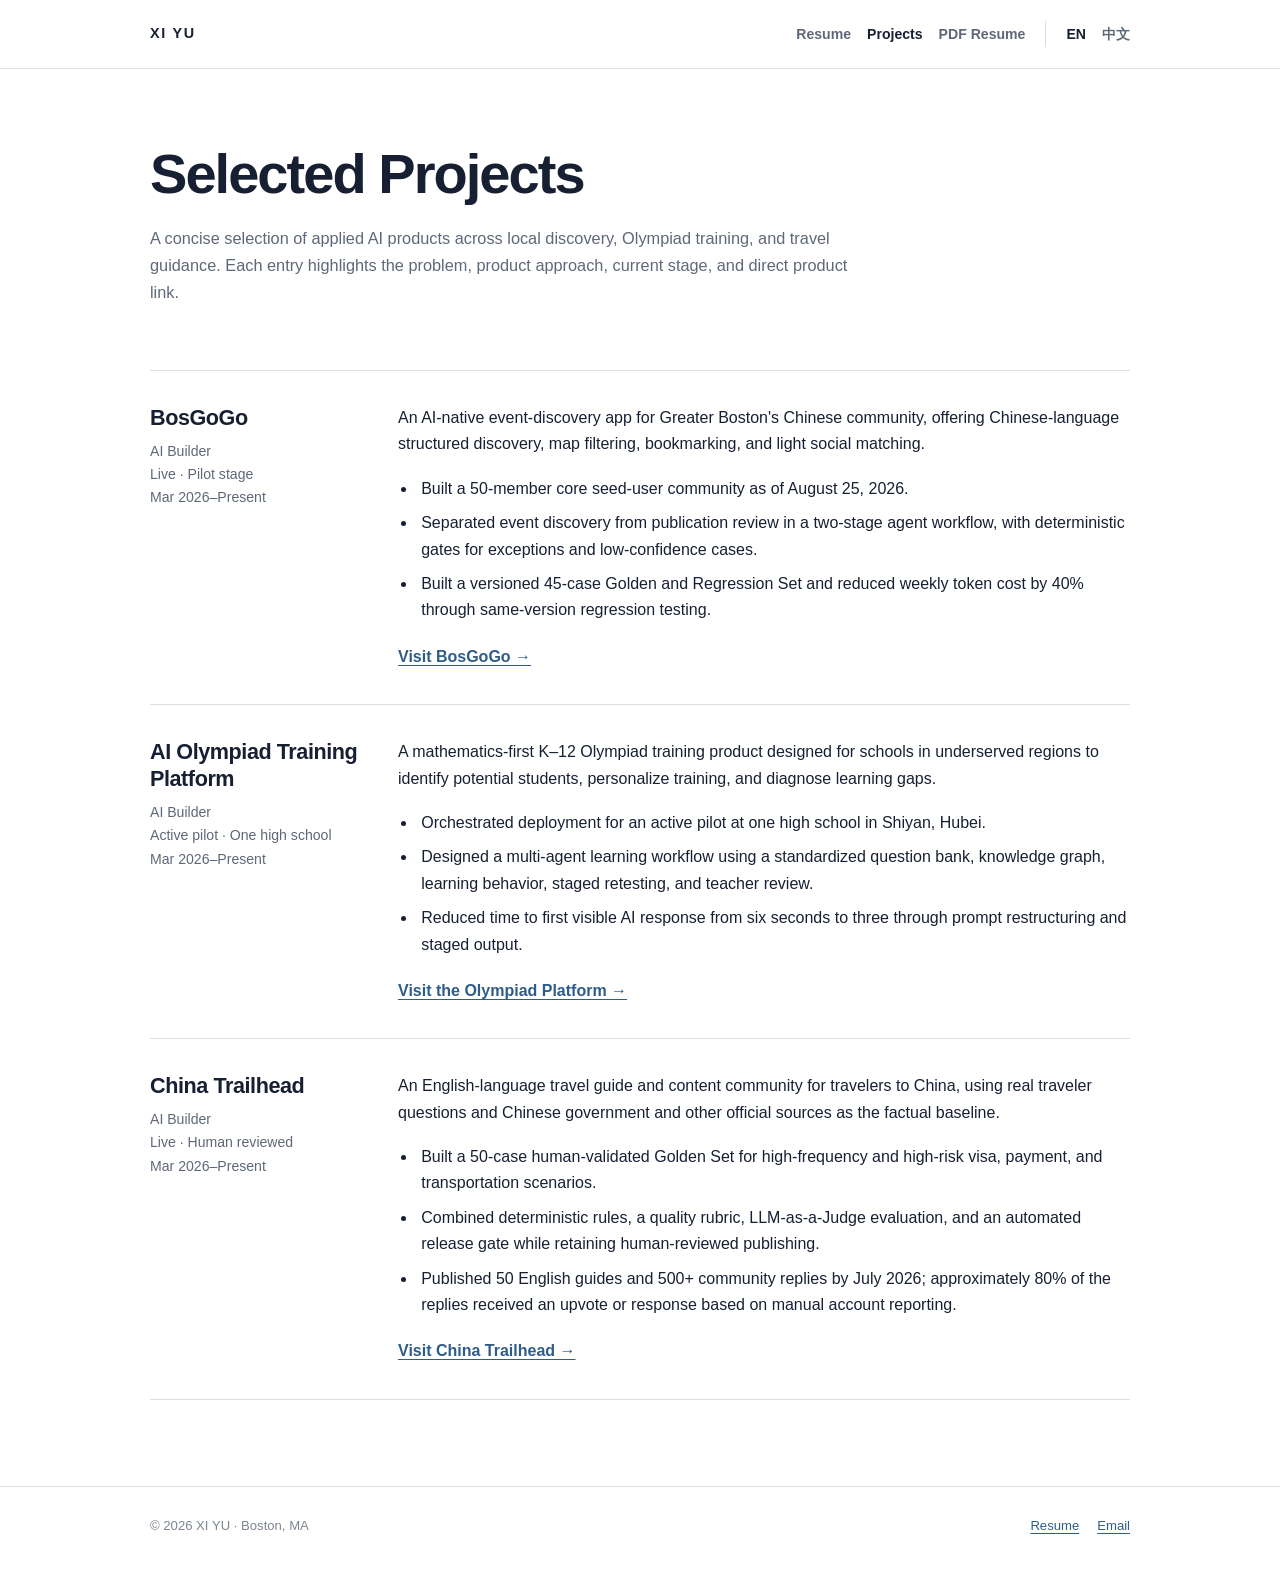
<file: projects/index.html>
<!doctype html>
<html lang="en">
<head>
  <meta charset="utf-8">
  <meta name="viewport" content="width=device-width, initial-scale=1">
  <title>XI YU — Selected AI Projects</title>
  <meta name="description" content="Selected applied AI products by XI YU across local discovery, Olympiad training, and travel guidance, with current stages and direct product links.">
  <meta name="theme-color" content="#ffffff">
  <meta property="og:title" content="XI YU — Selected AI Projects">
  <meta property="og:description" content="Applied AI product work across local discovery, Olympiad training, and travel guidance.">
  <meta property="og:type" content="website">
  <meta property="og:image" content="../assets/og-card.svg">
  <meta property="og:locale" content="en_US">
  <link rel="icon" href="../assets/favicon.svg" type="image/svg+xml">
  <link rel="stylesheet" href="../assets/styles.css">
  <link rel="alternate" hreflang="zh-CN" href="../zh/projects/">
</head>
<body>
  <a class="skip-link" href="#main">Skip to main content</a>
  <header class="site-header">
    <div class="container header-inner">
      <a class="wordmark" href="../index.html" aria-label="XI YU resume">XI YU</a>
      <nav class="site-nav" aria-label="Primary navigation">
        <ul class="nav-links">
          <li><a href="../index.html">Resume</a></li>
          <li><a href="index.html" aria-current="page">Projects</a></li>
          <li><a href="../assets/Xi_Yu_AI_Product_Manager_Resume_EN.pdf">PDF Resume</a></li>
        </ul>
        <ul class="language-links" aria-label="Language">
          <li><a href="index.html" aria-current="page" lang="en">EN</a></li>
          <li><a href="../zh/projects/" lang="zh-CN">中文</a></li>
        </ul>
      </nav>
    </div>
  </header>

  <main id="main" class="page">
    <div class="container">
      <header class="projects-header" data-claim="projects-intro">
        <h1>Selected Projects</h1>
        <p>A concise selection of applied AI products across local discovery, Olympiad training, and travel guidance. Each entry highlights the problem, product approach, current stage, and direct product link.</p>
      </header>

      <section class="project-list" aria-label="Selected AI projects">
        <article class="project-entry" data-claim="project-bosgogo">
          <div>
            <h2>BosGoGo</h2>
            <p class="project-meta">AI Builder<br>Live · Pilot stage<br>Mar 2026–Present</p>
          </div>
          <div class="project-body">
            <p>An AI-native event-discovery app for Greater Boston's Chinese community, offering Chinese-language structured discovery, map filtering, bookmarking, and light social matching.</p>
            <ul>
              <li>Built a 50-member core seed-user community as of August 25, 2026.</li>
              <li>Separated event discovery from publication review in a two-stage agent workflow, with deterministic gates for exceptions and low-confidence cases.</li>
              <li>Built a versioned 45-case Golden and Regression Set and reduced weekly token cost by 40% through same-version regression testing.</li>
            </ul>
            <a class="project-link" href="https://www.bosgogo.com/" target="_blank" rel="noopener noreferrer">Visit BosGoGo →</a>
          </div>
        </article>

        <article class="project-entry" data-claim="project-olympiad">
          <div>
            <h2>AI Olympiad Training Platform</h2>
            <p class="project-meta">AI Builder<br>Active pilot · One high school<br>Mar 2026–Present</p>
          </div>
          <div class="project-body">
            <p>A mathematics-first K–12 Olympiad training product designed for schools in underserved regions to identify potential students, personalize training, and diagnose learning gaps.</p>
            <ul>
              <li>Orchestrated deployment for an active pilot at one high school in Shiyan, Hubei.</li>
              <li>Designed a multi-agent learning workflow using a standardized question bank, knowledge graph, learning behavior, staged retesting, and teacher review.</li>
              <li>Reduced time to first visible AI response from six seconds to three through prompt restructuring and staged output.</li>
            </ul>
            <a class="project-link" href="https://www.bostonsitepilot.site/" target="_blank" rel="noopener noreferrer">Visit the Olympiad Platform →</a>
          </div>
        </article>

        <article class="project-entry" data-claim="project-china-trailhead">
          <div>
            <h2>China Trailhead</h2>
            <p class="project-meta">AI Builder<br>Live · Human reviewed<br>Mar 2026–Present</p>
          </div>
          <div class="project-body">
            <p>An English-language travel guide and content community for travelers to China, using real traveler questions and Chinese government and other official sources as the factual baseline.</p>
            <ul>
              <li>Built a 50-case human-validated Golden Set for high-frequency and high-risk visa, payment, and transportation scenarios.</li>
              <li>Combined deterministic rules, a quality rubric, LLM-as-a-Judge evaluation, and an automated release gate while retaining human-reviewed publishing.</li>
              <li>Published 50 English guides and 500+ community replies by July 2026; approximately 80% of the replies received an upvote or response based on manual account reporting.</li>
            </ul>
            <a class="project-link" href="https://chinatrailhead.com/" target="_blank" rel="noopener noreferrer">Visit China Trailhead →</a>
          </div>
        </article>
      </section>
    </div>
  </main>

  <footer class="site-footer">
    <div class="container footer-inner">
      <span>© 2026 XI YU · Boston, MA</span>
      <div class="footer-links">
        <a href="../index.html">Resume</a>
        <a href="mailto:yx24678@gmail.com">Email</a>
      </div>
    </div>
  </footer>
</body>
</html>
</file>
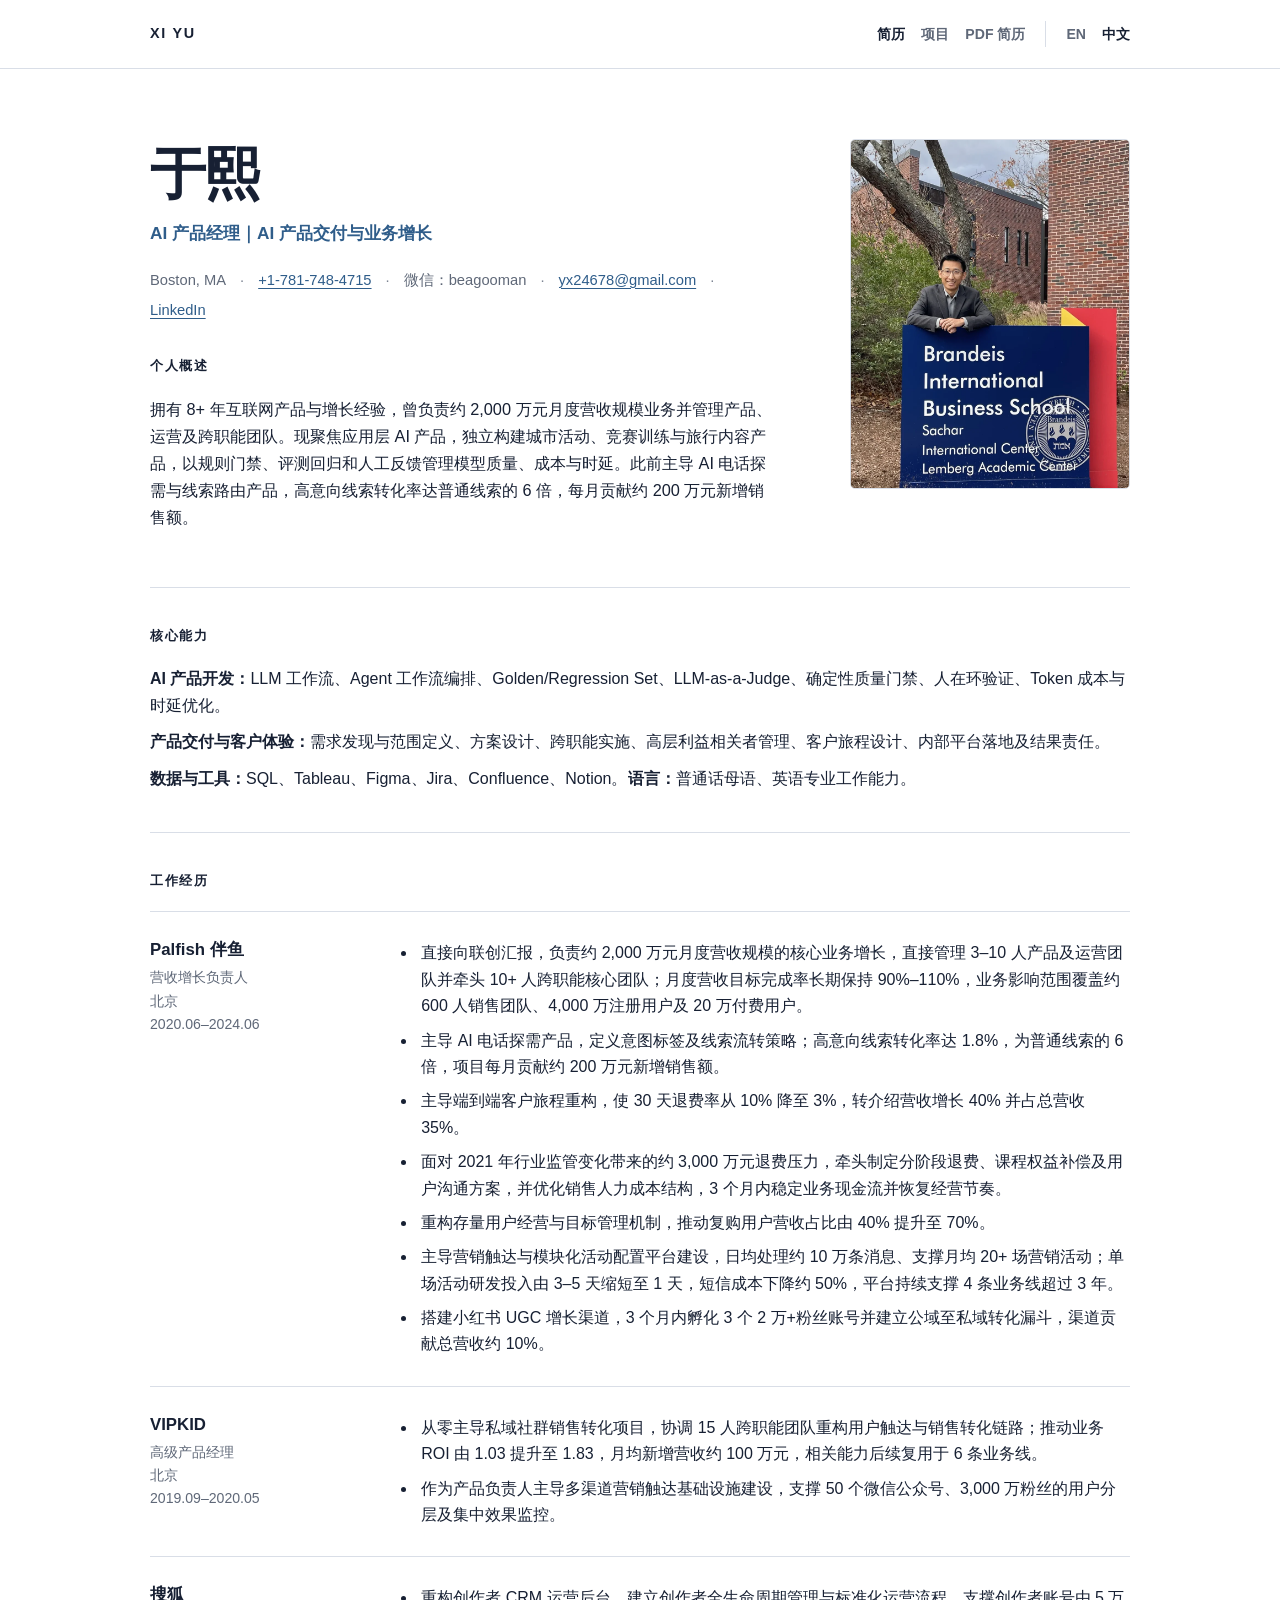
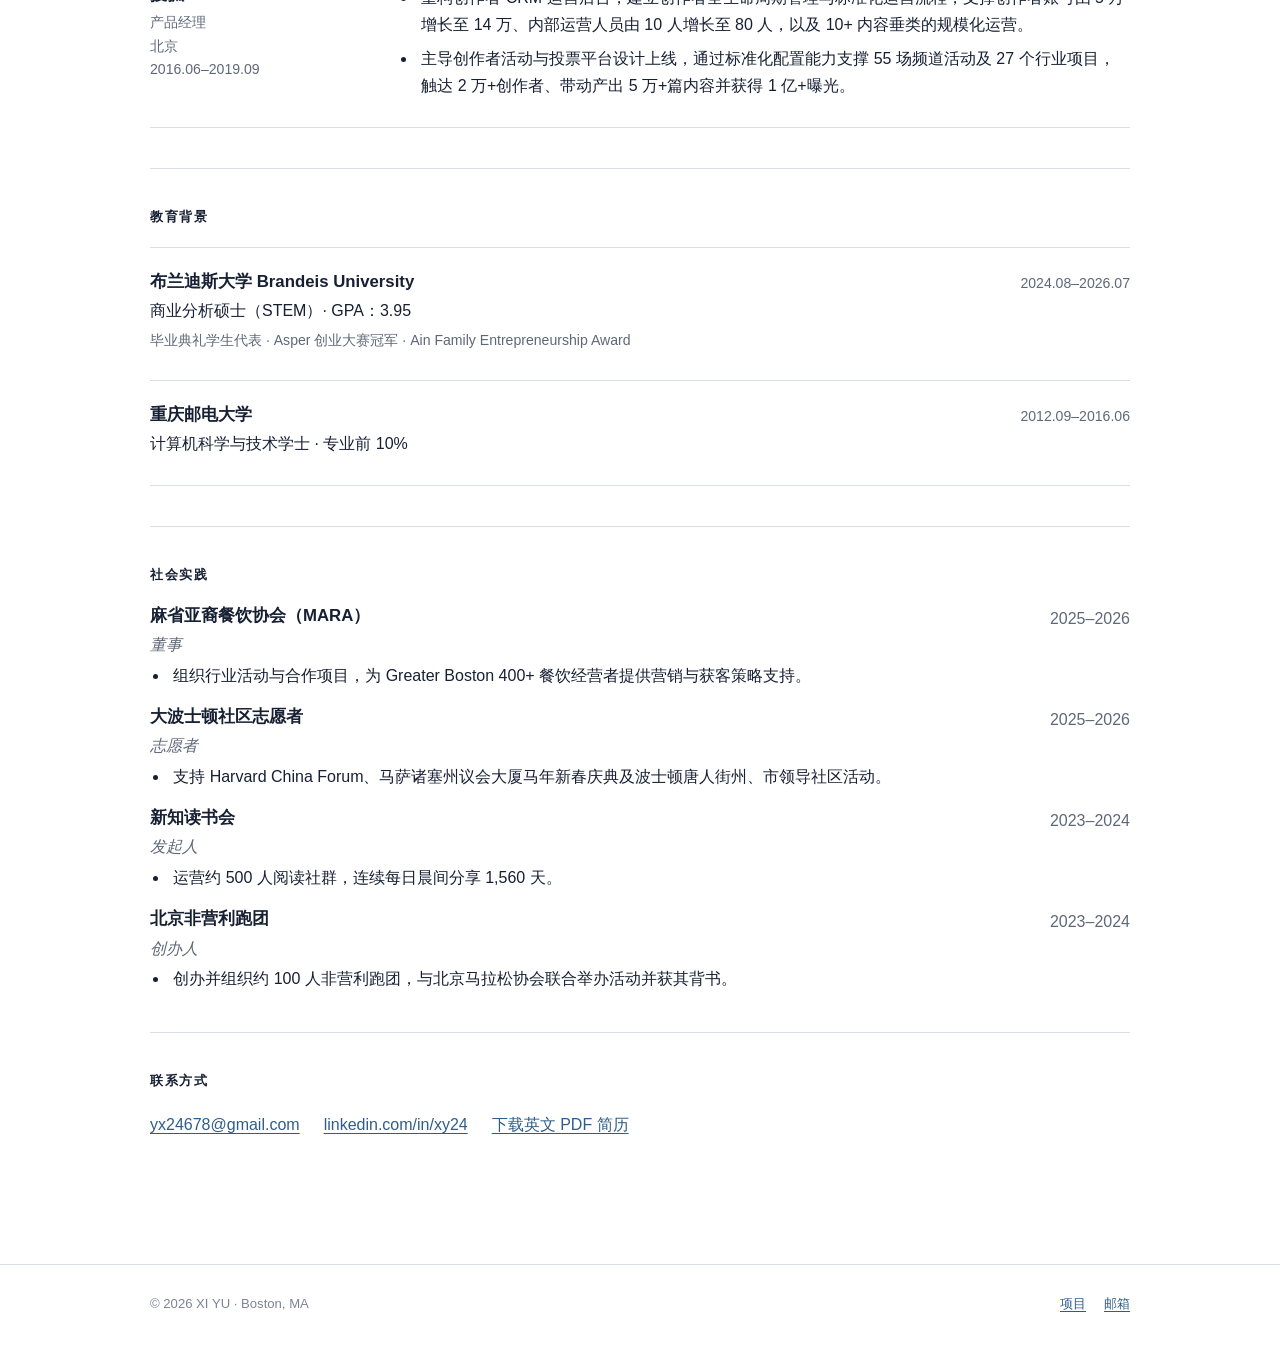
<file: zh/index.html>
<!doctype html>
<html lang="zh-CN">
<head>
  <meta charset="utf-8">
  <meta name="viewport" content="width=device-width, initial-scale=1">
  <title>于熙 — AI 产品经理简历</title>
  <meta name="description" content="于熙的在线简历：常驻波士顿，拥有 8+ 年产品交付、业务增长与应用层 AI 产品经验。">
  <meta name="theme-color" content="#ffffff">
  <meta property="og:title" content="于熙 — AI 产品经理简历">
  <meta property="og:description" content="产品交付、业务增长与应用层 AI 产品经验。">
  <meta property="og:type" content="profile">
  <meta property="og:image" content="../assets/og-card.svg">
  <meta property="og:locale" content="zh_CN">
  <link rel="icon" href="../assets/favicon.svg" type="image/svg+xml">
  <link rel="stylesheet" href="../assets/styles.css">
  <link rel="alternate" hreflang="en" href="../index.html">
  <script type="application/ld+json">
    {
      "@context": "https://schema.org",
      "@type": "Person",
      "name": "于熙",
      "alternateName": "XI YU",
      "jobTitle": "AI 产品经理",
      "email": "mailto:yx24678@gmail.com",
      "address": {"@type": "PostalAddress", "addressLocality": "Boston", "addressRegion": "MA"},
      "sameAs": ["https://www.linkedin.com/in/xy24"],
      "alumniOf": [
        {"@type": "CollegeOrUniversity", "name": "Brandeis University"},
        {"@type": "CollegeOrUniversity", "name": "Chongqing University of Posts and Telecommunications"}
      ]
    }
  </script>
</head>
<body>
  <a class="skip-link" href="#main">跳到主要内容</a>
  <header class="site-header">
    <div class="container header-inner">
      <a class="wordmark" href="index.html" aria-label="于熙简历">XI YU</a>
      <nav class="site-nav" aria-label="主要导航">
        <ul class="nav-links">
          <li><a href="index.html" aria-current="page">简历</a></li>
          <li><a href="projects/">项目</a></li>
          <li><a href="../assets/Xi_Yu_AI_Product_Manager_Resume_EN.pdf">PDF 简历</a></li>
        </ul>
        <ul class="language-links" aria-label="语言">
          <li><a href="../index.html" lang="en">EN</a></li>
          <li><a href="index.html" aria-current="page" lang="zh-CN">中文</a></li>
        </ul>
      </nav>
    </div>
  </header>

  <main id="main" class="page">
    <div class="container">
      <section class="identity" data-claim="positioning">
        <div class="identity-copy" data-hero-block="identity">
          <h1>于熙</h1>
          <p class="role">AI 产品经理｜AI 产品交付与业务增长</p>
          <p class="contact-line">
            <span>Boston, MA</span>
            <span><a href="tel:+17817484715">+1-781-748-4715</a></span>
            <span>微信：beagooman</span>
            <span><a href="mailto:yx24678@gmail.com">yx24678@gmail.com</a></span>
            <span><a href="https://www.linkedin.com/in/xy24" target="_blank" rel="noopener noreferrer">LinkedIn</a></span>
          </p>
        </div>
        <img class="profile-photo" data-hero-block="photo" data-photo-slot src="../assets/lifestyle-brandeis.webp" alt="于熙在布兰迪斯大学国际商学院" width="1008" height="1344">
        <section class="identity-summary" data-claim="summary" data-hero-block="summary" aria-labelledby="summary-title">
          <h2 id="summary-title">个人概述</h2>
          <p class="summary-copy">拥有 8+ 年互联网产品与增长经验，曾负责约 2,000 万元月度营收规模业务并管理产品、运营及跨职能团队。现聚焦应用层 AI 产品，独立构建城市活动、竞赛训练与旅行内容产品，以规则门禁、评测回归和人工反馈管理模型质量、成本与时延。此前主导 AI 电话探需与线索路由产品，高意向线索转化率达普通线索的 6 倍，每月贡献约 200 万元新增销售额。</p>
        </section>
      </section>

      <section class="resume-section" aria-labelledby="skills-title">
        <h2 id="skills-title">核心能力</h2>
        <ul class="skill-list">
          <li data-claim="skills-ai"><strong>AI 产品开发：</strong>LLM 工作流、Agent 工作流编排、Golden/Regression Set、LLM-as-a-Judge、确定性质量门禁、人在环验证、Token 成本与时延优化。</li>
          <li data-claim="skills-product"><strong>产品交付与客户体验：</strong>需求发现与范围定义、方案设计、跨职能实施、高层利益相关者管理、客户旅程设计、内部平台落地及结果责任。</li>
          <li data-claim="skills-tools"><strong>数据与工具：</strong>SQL、Tableau、Figma、Jira、Confluence、Notion。<strong>语言：</strong>普通话母语、英语专业工作能力。</li>
        </ul>
      </section>

      <section class="resume-section" id="experience" aria-labelledby="experience-title">
        <h2 id="experience-title">工作经历</h2>
        <div class="experience-list">
          <article class="experience-item" data-claim="palfish-experience">
            <div>
              <h3>Palfish 伴鱼</h3>
              <p class="experience-meta">营收增长负责人<br>北京<br>2020.06–2024.06</p>
            </div>
            <div class="experience-body">
              <ul>
                <li>直接向联创汇报，负责约 2,000 万元月度营收规模的核心业务增长，直接管理 3–10 人产品及运营团队并牵头 10+ 人跨职能核心团队；月度营收目标完成率长期保持 90%–110%，业务影响范围覆盖约 600 人销售团队、4,000 万注册用户及 20 万付费用户。</li>
                <li>主导 AI 电话探需产品，定义意图标签及线索流转策略；高意向线索转化率达 1.8%，为普通线索的 6 倍，项目每月贡献约 200 万元新增销售额。</li>
                <li>主导端到端客户旅程重构，使 30 天退费率从 10% 降至 3%，转介绍营收增长 40% 并占总营收 35%。</li>
                <li>面对 2021 年行业监管变化带来的约 3,000 万元退费压力，牵头制定分阶段退费、课程权益补偿及用户沟通方案，并优化销售人力成本结构，3 个月内稳定业务现金流并恢复经营节奏。</li>
                <li>重构存量用户经营与目标管理机制，推动复购用户营收占比由 40% 提升至 70%。</li>
                <li>主导营销触达与模块化活动配置平台建设，日均处理约 10 万条消息、支撑月均 20+ 场营销活动；单场活动研发投入由 3–5 天缩短至 1 天，短信成本下降约 50%，平台持续支撑 4 条业务线超过 3 年。</li>
                <li>搭建小红书 UGC 增长渠道，3 个月内孵化 3 个 2 万+粉丝账号并建立公域至私域转化漏斗，渠道贡献总营收约 10%。</li>
              </ul>
            </div>
          </article>

          <article class="experience-item" data-claim="vipkid-experience">
            <div>
              <h3>VIPKID</h3>
              <p class="experience-meta">高级产品经理<br>北京<br>2019.09–2020.05</p>
            </div>
            <div class="experience-body">
              <ul>
                <li>从零主导私域社群销售转化项目，协调 15 人跨职能团队重构用户触达与销售转化链路；推动业务 ROI 由 1.03 提升至 1.83，月均新增营收约 100 万元，相关能力后续复用于 6 条业务线。</li>
                <li>作为产品负责人主导多渠道营销触达基础设施建设，支撑 50 个微信公众号、3,000 万粉丝的用户分层及集中效果监控。</li>
              </ul>
            </div>
          </article>

          <article class="experience-item" data-claim="sohu-experience">
            <div>
              <h3>搜狐</h3>
              <p class="experience-meta">产品经理<br>北京<br>2016.06–2019.09</p>
            </div>
            <div class="experience-body">
              <ul>
                <li>重构创作者 CRM 运营后台，建立创作者全生命周期管理与标准化运营流程，支撑创作者账号由 5 万增长至 14 万、内部运营人员由 10 人增长至 80 人，以及 10+ 内容垂类的规模化运营。</li>
                <li>主导创作者活动与投票平台设计上线，通过标准化配置能力支撑 55 场频道活动及 27 个行业项目，触达 2 万+创作者、带动产出 5 万+篇内容并获得 1 亿+曝光。</li>
              </ul>
            </div>
          </article>
        </div>
      </section>

      <section class="resume-section" data-claim="education" aria-labelledby="education-title">
        <h2 id="education-title">教育背景</h2>
        <div class="education-list">
          <article class="education-item">
            <div>
              <h3>布兰迪斯大学 Brandeis University</h3>
              <p>商业分析硕士（STEM）· GPA：3.95</p>
              <p class="education-meta">毕业典礼学生代表 · Asper 创业大赛冠军 · Ain Family Entrepreneurship Award</p>
            </div>
            <p class="education-meta">2024.08–2026.07</p>
          </article>
          <article class="education-item">
            <div>
              <h3>重庆邮电大学</h3>
              <p>计算机科学与技术学士 · 专业前 10%</p>
            </div>
            <p class="education-meta">2012.09–2016.06</p>
          </article>
        </div>
      </section>

      <section class="resume-section" data-claim="community" aria-labelledby="community-title">
        <h2 id="community-title">社会实践</h2>
        <div class="community-list">
          <article class="community-entry" data-community-entry="mara">
            <div class="community-heading">
              <h3>麻省亚裔餐饮协会（MARA）</h3>
              <span>2025–2026</span>
            </div>
            <p class="community-role"><em>董事</em></p>
            <ul>
              <li>组织行业活动与合作项目，为 Greater Boston 400+ 餐饮经营者提供营销与获客策略支持。</li>
            </ul>
          </article>
          <article class="community-entry" data-community-entry="civic">
            <div class="community-heading">
              <h3>大波士顿社区志愿者</h3>
              <span>2025–2026</span>
            </div>
            <p class="community-role"><em>志愿者</em></p>
            <ul>
              <li>支持 Harvard China Forum、马萨诸塞州议会大厦马年新春庆典及波士顿唐人街州、市领导社区活动。</li>
            </ul>
          </article>
          <article class="community-entry" data-community-entry="reading">
            <div class="community-heading">
              <h3>新知读书会</h3>
              <span>2023–2024</span>
            </div>
            <p class="community-role"><em>发起人</em></p>
            <ul>
              <li>运营约 500 人阅读社群，连续每日晨间分享 1,560 天。</li>
            </ul>
          </article>
          <article class="community-entry" data-community-entry="running">
            <div class="community-heading">
              <h3>北京非营利跑团</h3>
              <span>2023–2024</span>
            </div>
            <p class="community-role"><em>创办人</em></p>
            <ul>
              <li>创办并组织约 100 人非营利跑团，与北京马拉松协会联合举办活动并获其背书。</li>
            </ul>
          </article>
        </div>
      </section>

      <section class="resume-section" id="contact" data-claim="contact" aria-labelledby="contact-title">
        <h2 id="contact-title">联系方式</h2>
        <div class="contact-links">
          <a href="mailto:yx24678@gmail.com">yx24678@gmail.com</a>
          <a href="https://www.linkedin.com/in/xy24" target="_blank" rel="noopener noreferrer">linkedin.com/in/xy24</a>
          <a href="../assets/Xi_Yu_AI_Product_Manager_Resume_EN.pdf">下载英文 PDF 简历</a>
        </div>
      </section>
    </div>
  </main>

  <footer class="site-footer">
    <div class="container footer-inner">
      <span>© 2026 XI YU · Boston, MA</span>
      <div class="footer-links">
        <a href="projects/">项目</a>
        <a href="mailto:yx24678@gmail.com">邮箱</a>
      </div>
    </div>
  </footer>
</body>
</html>
</file>
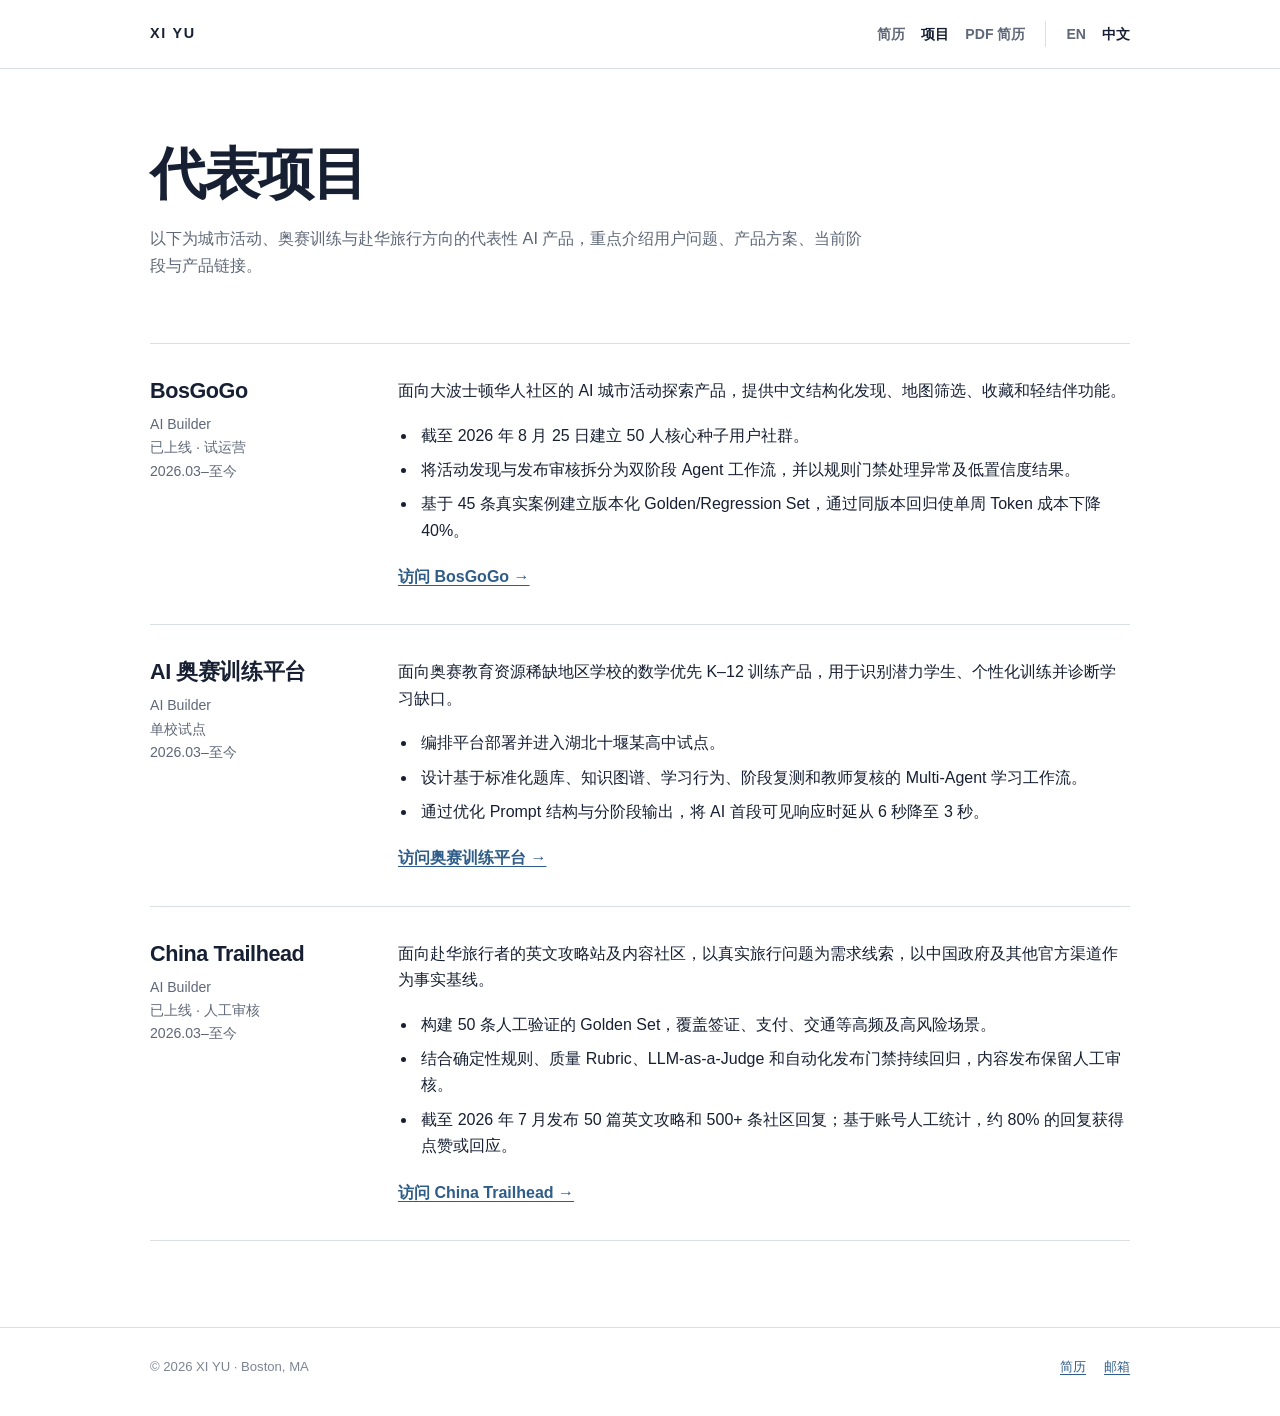
<file: zh/projects/index.html>
<!doctype html>
<html lang="zh-CN">
<head>
  <meta charset="utf-8">
  <meta name="viewport" content="width=device-width, initial-scale=1">
  <title>于熙 — 代表 AI 项目</title>
  <meta name="description" content="于熙的代表性应用层 AI 产品，涵盖城市活动、奥赛训练与赴华旅行内容，并附当前阶段与产品链接。">
  <meta name="theme-color" content="#ffffff">
  <meta property="og:title" content="于熙 — 代表 AI 项目">
  <meta property="og:description" content="城市活动、奥赛训练与赴华旅行内容方向的应用层 AI 产品实践。">
  <meta property="og:type" content="website">
  <meta property="og:image" content="../../assets/og-card.svg">
  <meta property="og:locale" content="zh_CN">
  <link rel="icon" href="../../assets/favicon.svg" type="image/svg+xml">
  <link rel="stylesheet" href="../../assets/styles.css">
  <link rel="alternate" hreflang="en" href="../../projects/">
</head>
<body>
  <a class="skip-link" href="#main">跳到主要内容</a>
  <header class="site-header">
    <div class="container header-inner">
      <a class="wordmark" href="../index.html" aria-label="于熙简历">XI YU</a>
      <nav class="site-nav" aria-label="主要导航">
        <ul class="nav-links">
          <li><a href="../index.html">简历</a></li>
          <li><a href="index.html" aria-current="page">项目</a></li>
          <li><a href="../../assets/Xi_Yu_AI_Product_Manager_Resume_EN.pdf">PDF 简历</a></li>
        </ul>
        <ul class="language-links" aria-label="语言">
          <li><a href="../../projects/" lang="en">EN</a></li>
          <li><a href="index.html" aria-current="page" lang="zh-CN">中文</a></li>
        </ul>
      </nav>
    </div>
  </header>

  <main id="main" class="page">
    <div class="container">
      <header class="projects-header" data-claim="projects-intro">
        <h1>代表项目</h1>
        <p>以下为城市活动、奥赛训练与赴华旅行方向的代表性 AI 产品，重点介绍用户问题、产品方案、当前阶段与产品链接。</p>
      </header>

      <section class="project-list" aria-label="代表 AI 项目">
        <article class="project-entry" data-claim="project-bosgogo">
          <div>
            <h2>BosGoGo</h2>
            <p class="project-meta">AI Builder<br>已上线 · 试运营<br>2026.03–至今</p>
          </div>
          <div class="project-body">
            <p>面向大波士顿华人社区的 AI 城市活动探索产品，提供中文结构化发现、地图筛选、收藏和轻结伴功能。</p>
            <ul>
              <li>截至 2026 年 8 月 25 日建立 50 人核心种子用户社群。</li>
              <li>将活动发现与发布审核拆分为双阶段 Agent 工作流，并以规则门禁处理异常及低置信度结果。</li>
              <li>基于 45 条真实案例建立版本化 Golden/Regression Set，通过同版本回归使单周 Token 成本下降 40%。</li>
            </ul>
            <a class="project-link" href="https://www.bosgogo.com/" target="_blank" rel="noopener noreferrer">访问 BosGoGo →</a>
          </div>
        </article>

        <article class="project-entry" data-claim="project-olympiad">
          <div>
            <h2>AI 奥赛训练平台</h2>
            <p class="project-meta">AI Builder<br>单校试点<br>2026.03–至今</p>
          </div>
          <div class="project-body">
            <p>面向奥赛教育资源稀缺地区学校的数学优先 K–12 训练产品，用于识别潜力学生、个性化训练并诊断学习缺口。</p>
            <ul>
              <li>编排平台部署并进入湖北十堰某高中试点。</li>
              <li>设计基于标准化题库、知识图谱、学习行为、阶段复测和教师复核的 Multi-Agent 学习工作流。</li>
              <li>通过优化 Prompt 结构与分阶段输出，将 AI 首段可见响应时延从 6 秒降至 3 秒。</li>
            </ul>
            <a class="project-link" href="https://www.bostonsitepilot.site/" target="_blank" rel="noopener noreferrer">访问奥赛训练平台 →</a>
          </div>
        </article>

        <article class="project-entry" data-claim="project-china-trailhead">
          <div>
            <h2>China Trailhead</h2>
            <p class="project-meta">AI Builder<br>已上线 · 人工审核<br>2026.03–至今</p>
          </div>
          <div class="project-body">
            <p>面向赴华旅行者的英文攻略站及内容社区，以真实旅行问题为需求线索，以中国政府及其他官方渠道作为事实基线。</p>
            <ul>
              <li>构建 50 条人工验证的 Golden Set，覆盖签证、支付、交通等高频及高风险场景。</li>
              <li>结合确定性规则、质量 Rubric、LLM-as-a-Judge 和自动化发布门禁持续回归，内容发布保留人工审核。</li>
              <li>截至 2026 年 7 月发布 50 篇英文攻略和 500+ 条社区回复；基于账号人工统计，约 80% 的回复获得点赞或回应。</li>
            </ul>
            <a class="project-link" href="https://chinatrailhead.com/" target="_blank" rel="noopener noreferrer">访问 China Trailhead →</a>
          </div>
        </article>
      </section>
    </div>
  </main>

  <footer class="site-footer">
    <div class="container footer-inner">
      <span>© 2026 XI YU · Boston, MA</span>
      <div class="footer-links">
        <a href="../index.html">简历</a>
        <a href="mailto:yx24678@gmail.com">邮箱</a>
      </div>
    </div>
  </footer>
</body>
</html>
</file>
<file: assets/styles.css>
:root {
  color-scheme: light;
  --ink: #172033;
  --muted: #5f6878;
  --quiet: #7d8593;
  --line: #d9dee7;
  --paper: #ffffff;
  --soft: #f5f7fa;
  --accent: #2f5d8a;
  --max-width: 980px;
}

* {
  box-sizing: border-box;
}

html {
  scroll-behavior: smooth;
}

body {
  margin: 0;
  background: var(--paper);
  color: var(--ink);
  font-family: Inter, ui-sans-serif, -apple-system, BlinkMacSystemFont, "Segoe UI", sans-serif;
  font-size: 16px;
  line-height: 1.65;
  text-rendering: optimizeLegibility;
}

a {
  color: var(--accent);
  text-decoration-thickness: 1px;
  text-underline-offset: 0.2em;
}

a:hover {
  color: var(--ink);
}

a:focus-visible {
  border-radius: 2px;
  outline: 3px solid rgba(47, 93, 138, 0.28);
  outline-offset: 4px;
}

h1,
h2,
h3,
p,
ul {
  margin-top: 0;
}

h1,
h2,
h3 {
  line-height: 1.25;
}

h1 {
  margin-bottom: 10px;
  font-size: clamp(2.2rem, 5vw, 3.5rem);
  font-weight: 720;
  letter-spacing: -0.035em;
}

h2 {
  margin-bottom: 22px;
  font-size: 0.82rem;
  font-weight: 760;
  letter-spacing: 0.12em;
  text-transform: uppercase;
}

h3 {
  margin-bottom: 5px;
  font-size: 1.05rem;
  font-weight: 710;
}

.container {
  width: min(calc(100% - 48px), var(--max-width));
  margin-inline: auto;
}

.skip-link {
  position: fixed;
  z-index: 10;
  top: 10px;
  left: 10px;
  padding: 8px 12px;
  transform: translateY(-180%);
  border: 1px solid var(--line);
  background: var(--paper);
}

.skip-link:focus {
  transform: translateY(0);
}

.site-header {
  border-bottom: 1px solid var(--line);
}

.header-inner {
  min-height: 68px;
  display: flex;
  align-items: center;
  justify-content: space-between;
  gap: 24px;
}

.wordmark {
  color: var(--ink);
  font-size: 0.9rem;
  font-weight: 780;
  letter-spacing: 0.12em;
  text-decoration: none;
  white-space: nowrap;
}

.site-nav,
.nav-links,
.language-links {
  display: flex;
  align-items: center;
}

.site-nav {
  gap: 20px;
}

.nav-links,
.language-links {
  gap: 16px;
  margin: 0;
  padding: 0;
  list-style: none;
}

.language-links {
  padding-left: 20px;
  border-left: 1px solid var(--line);
}

.site-nav a {
  color: var(--muted);
  font-size: 0.88rem;
  font-weight: 620;
  text-decoration: none;
}

.site-nav a:hover,
.site-nav a[aria-current="page"] {
  color: var(--ink);
}

.page {
  padding: 70px 0 86px;
}

.identity {
  display: grid;
  grid-template-columns: minmax(0, 1fr) 280px;
  grid-template-areas:
    "identity photo"
    "summary photo";
  column-gap: 72px;
  row-gap: 36px;
  align-items: start;
  padding-bottom: 56px;
}

.identity-copy {
  grid-area: identity;
}

.role {
  margin-bottom: 20px;
  color: var(--accent);
  font-size: 1.08rem;
  font-weight: 650;
}

.contact-line {
  display: flex;
  flex-wrap: wrap;
  gap: 6px 14px;
  margin-bottom: 0;
  color: var(--muted);
  font-size: 0.92rem;
}

.contact-line span:not(:last-child)::after {
  content: "·";
  margin-left: 14px;
  color: var(--quiet);
}

.profile-photo {
  grid-area: photo;
  width: 100%;
  height: auto;
  aspect-ratio: 4 / 5;
  display: block;
  object-fit: cover;
  border: 1px solid var(--line);
  border-radius: 5px;
}

.identity-summary {
  grid-area: summary;
}

.identity-summary > :last-child {
  margin-bottom: 0;
}

.resume-section {
  padding: 40px 0;
  border-top: 1px solid var(--line);
  scroll-margin-top: 18px;
}

.resume-section > :last-child,
.experience-body > :last-child,
.education-item > :last-child {
  margin-bottom: 0;
}

.summary-copy {
  max-width: 850px;
  font-size: 1.02rem;
}

.skill-list {
  display: grid;
  gap: 10px;
  margin: 0;
  padding: 0;
  list-style: none;
}

.skill-list strong {
  font-weight: 700;
}

.experience-list,
.education-list,
.project-list {
  border-top: 1px solid var(--line);
}

.experience-item {
  display: grid;
  grid-template-columns: 210px minmax(0, 1fr);
  gap: 38px;
  padding: 28px 0;
  border-bottom: 1px solid var(--line);
}

.experience-meta,
.project-meta,
.education-meta {
  margin-bottom: 0;
  color: var(--muted);
  font-size: 0.88rem;
}

.experience-body ul,
.project-body ul {
  margin-bottom: 0;
  padding-left: 1.2rem;
}

.experience-body li,
.project-body li {
  margin-bottom: 8px;
  padding-left: 4px;
}

.experience-body li:last-child,
.project-body li:last-child {
  margin-bottom: 0;
}

.education-item {
  display: grid;
  grid-template-columns: minmax(0, 1fr) auto;
  gap: 28px;
  padding: 24px 0;
  border-bottom: 1px solid var(--line);
}

.education-item p {
  margin-bottom: 4px;
}

.community-list {
  display: grid;
  gap: 18px;
}

.community-entry h3,
.community-role {
  margin-bottom: 2px;
}

.community-heading {
  display: flex;
  justify-content: space-between;
  gap: 24px;
}

.community-heading span,
.community-role {
  color: var(--muted);
  white-space: nowrap;
}

.community-entry ul {
  margin: 4px 0 0;
  padding-left: 1.2rem;
}

.community-entry li {
  padding-left: 4px;
}

.contact-links {
  display: flex;
  flex-wrap: wrap;
  gap: 12px 24px;
}

.site-footer {
  padding: 28px 0 38px;
  border-top: 1px solid var(--line);
  color: var(--quiet);
  font-size: 0.82rem;
}

.footer-inner {
  display: flex;
  justify-content: space-between;
  gap: 24px;
}

.footer-links {
  display: flex;
  flex-wrap: wrap;
  gap: 18px;
}

.projects-header {
  max-width: 720px;
  padding-bottom: 48px;
}

.projects-header h1 {
  margin-bottom: 16px;
}

.projects-header p {
  color: var(--muted);
  font-size: 1.02rem;
}

.project-entry {
  display: grid;
  grid-template-columns: 210px minmax(0, 1fr);
  gap: 38px;
  padding: 34px 0;
  border-bottom: 1px solid var(--line);
}

.project-entry h2 {
  margin-bottom: 8px;
  color: var(--ink);
  font-size: 1.35rem;
  letter-spacing: -0.02em;
  text-transform: none;
}

.project-body > p {
  margin-bottom: 18px;
}

.project-link {
  display: inline-block;
  margin-top: 20px;
  font-weight: 680;
}

@media (max-width: 900px) {
  .identity {
    column-gap: 44px;
  }

  .experience-item,
  .project-entry {
    grid-template-columns: 180px minmax(0, 1fr);
    gap: 28px;
  }
}

@media (max-width: 760px) {
  .container {
    width: min(calc(100% - 32px), var(--max-width));
  }

  .header-inner,
  .site-nav {
    align-items: flex-start;
  }

  .header-inner {
    min-height: auto;
    flex-direction: column;
    padding: 18px 0;
  }

  .site-nav,
  .nav-links,
  .language-links {
    flex-wrap: wrap;
  }

  .site-nav {
    gap: 12px;
  }

  .language-links {
    padding-left: 12px;
  }

  .page {
    padding: 46px 0 64px;
  }

  .identity,
  .experience-item,
  .education-item,
  .project-entry {
    grid-template-columns: 1fr;
  }

  .identity {
    grid-template-areas:
      "identity"
      "photo"
      "summary";
    gap: 32px;
    padding-bottom: 44px;
  }

  .profile-photo {
    width: min(56vw, 210px);
  }

  .resume-section {
    padding: 34px 0;
  }

  .experience-item,
  .project-entry {
    gap: 14px;
  }

  .education-item {
    gap: 6px;
  }

  .community-heading {
    align-items: flex-start;
  }

  .footer-inner {
    flex-direction: column;
  }
}

@media (prefers-reduced-motion: reduce) {
  html {
    scroll-behavior: auto;
  }
}
</file>
